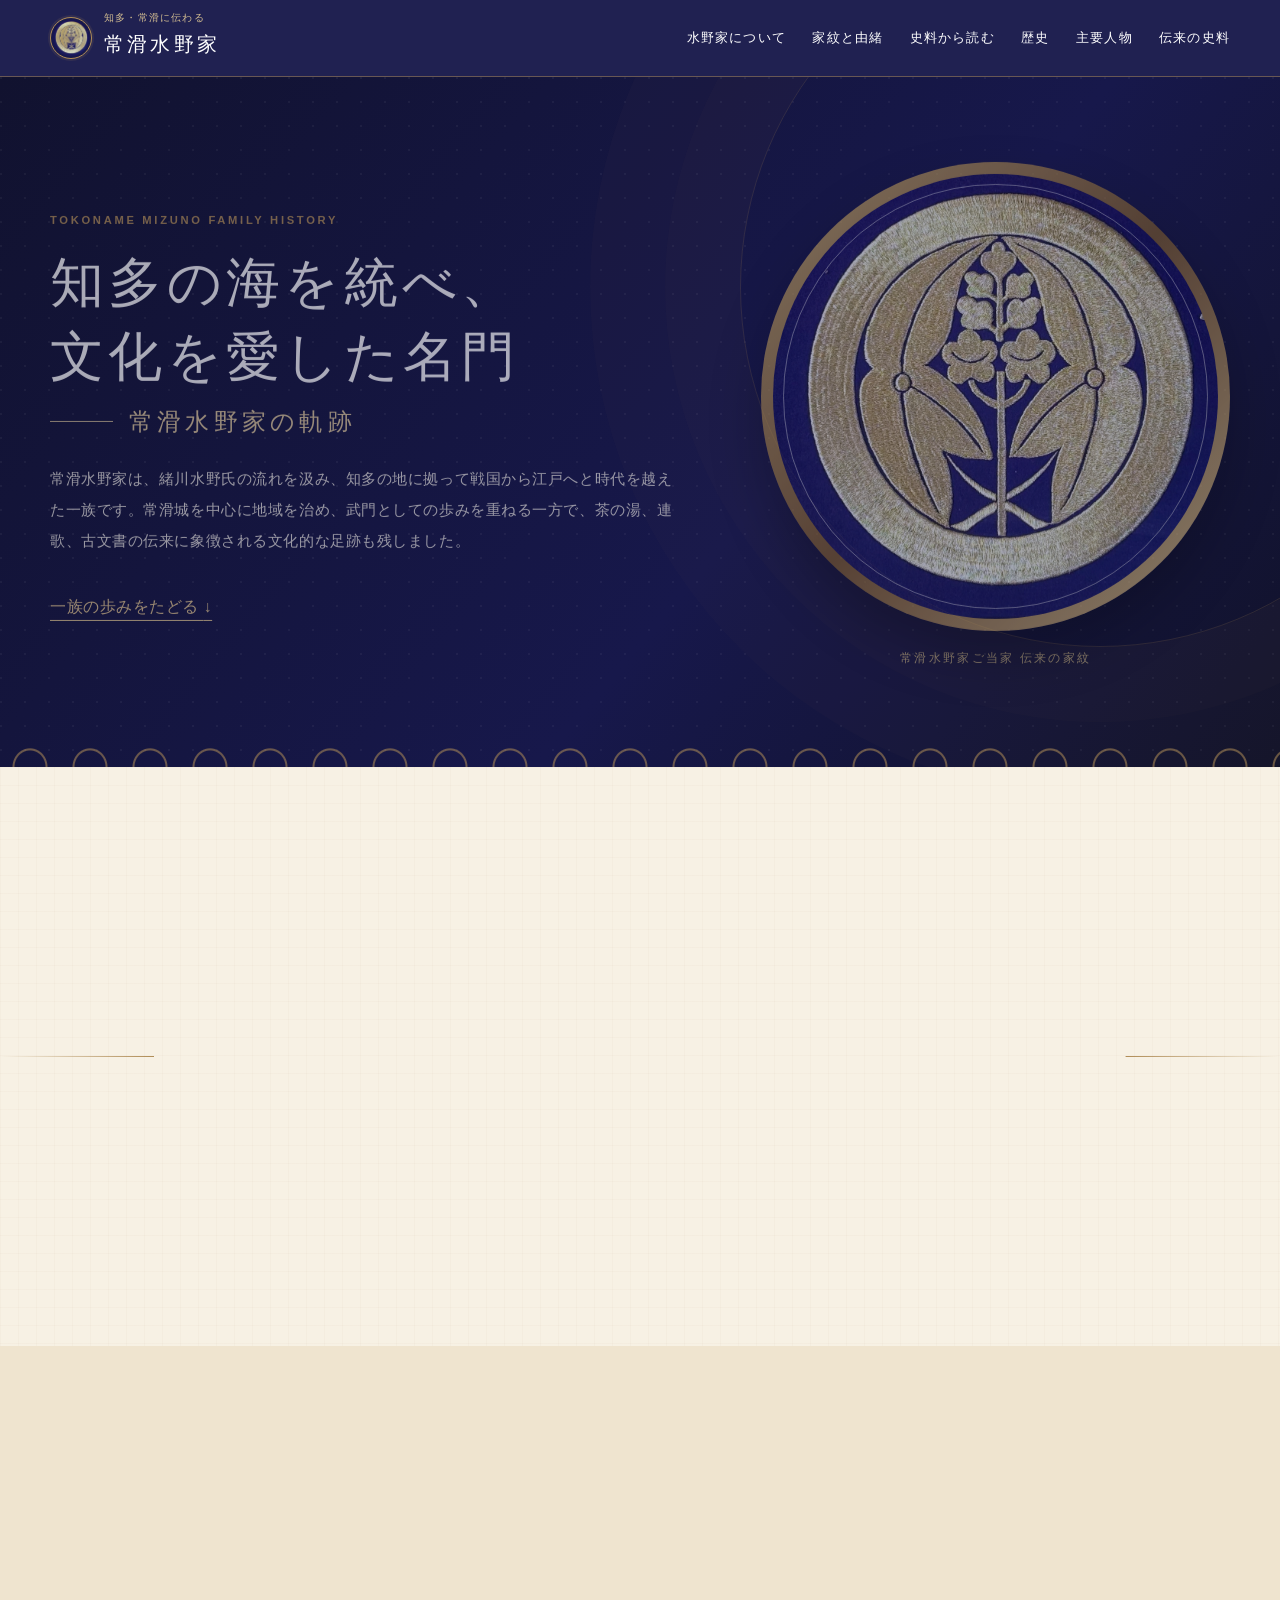
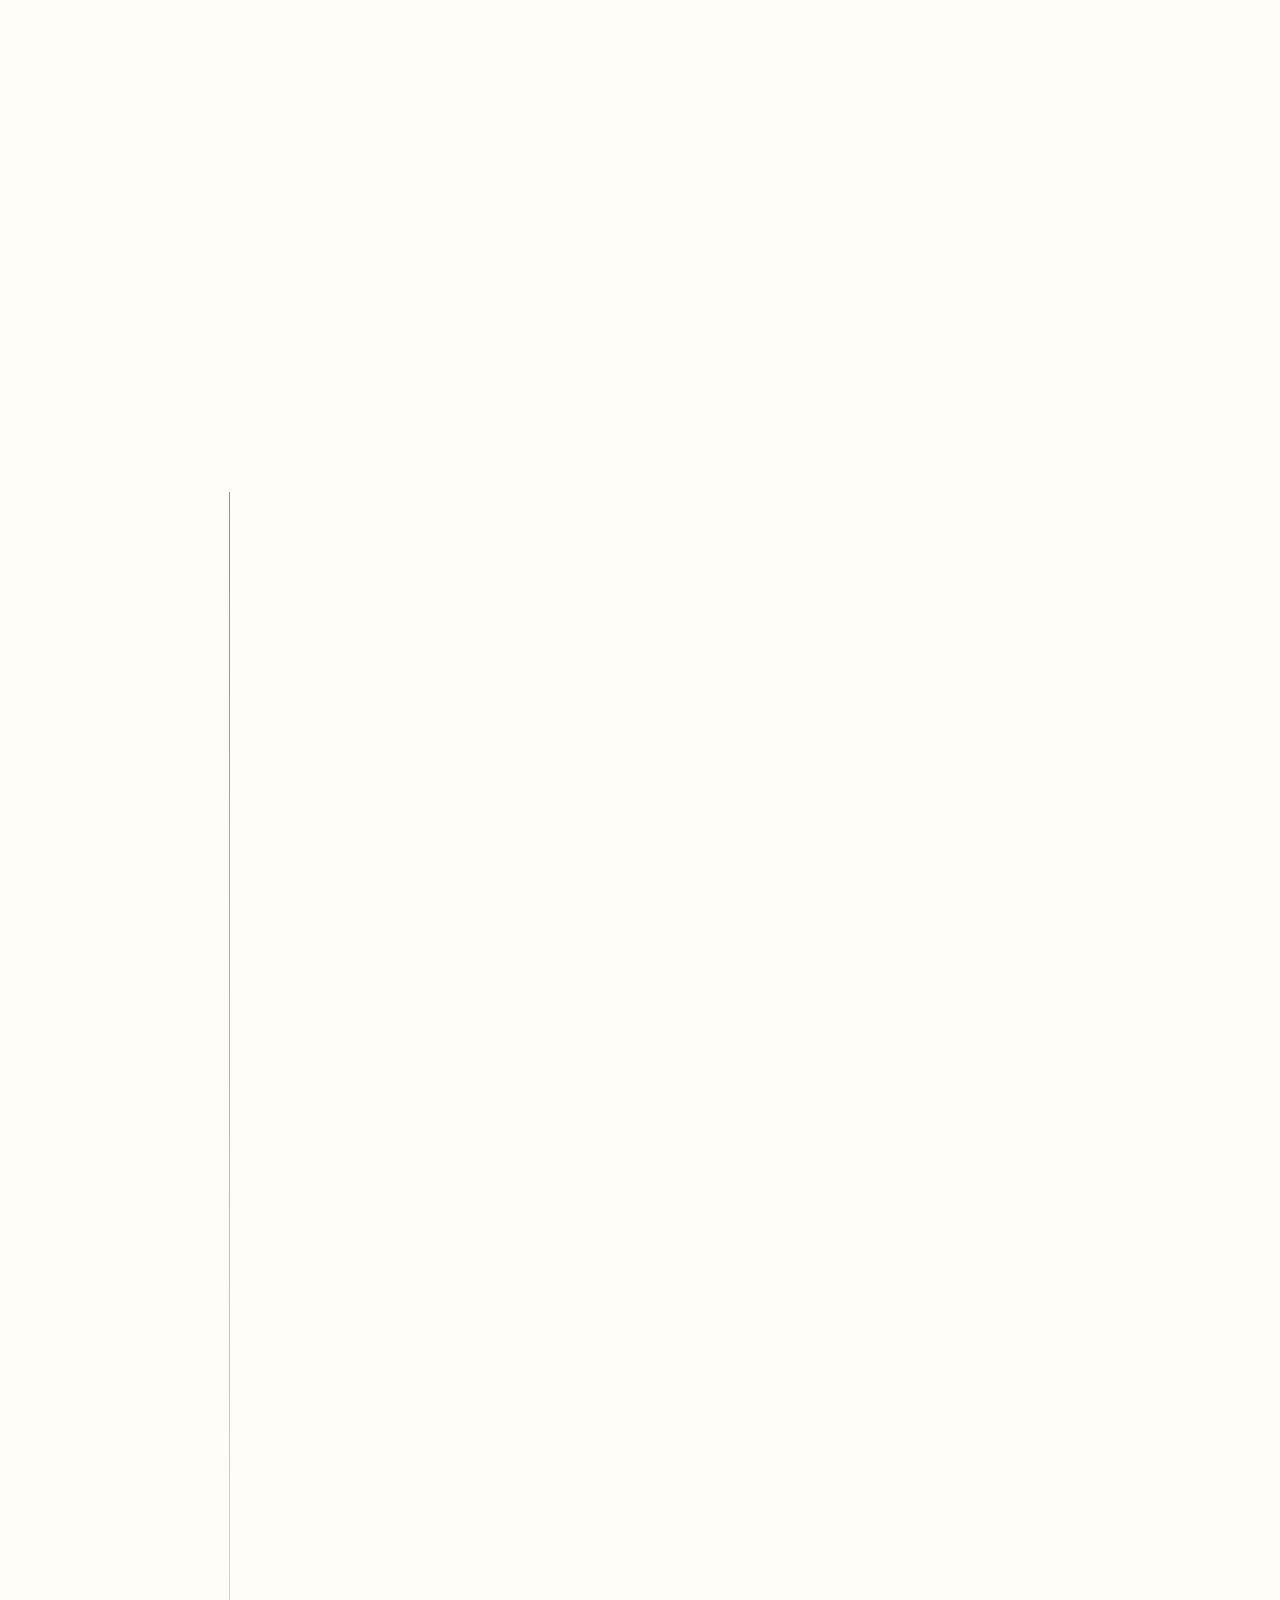
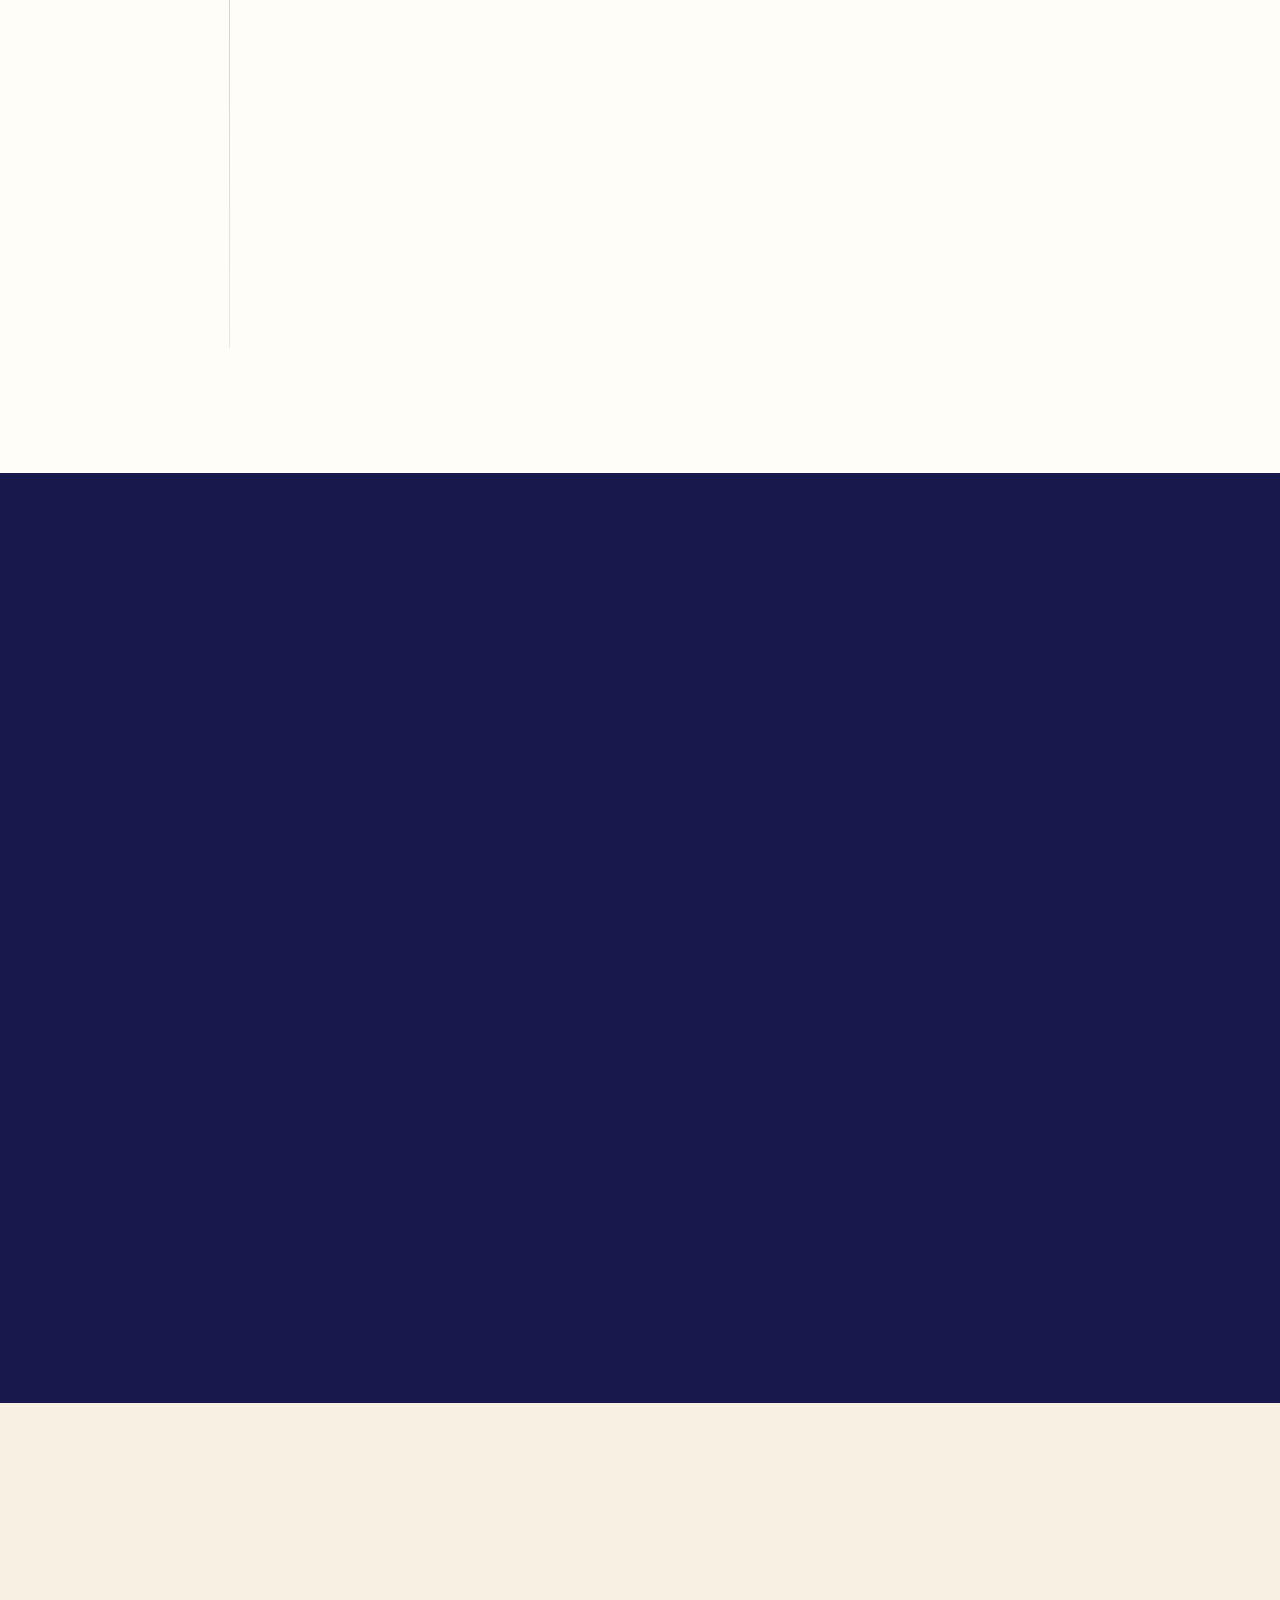
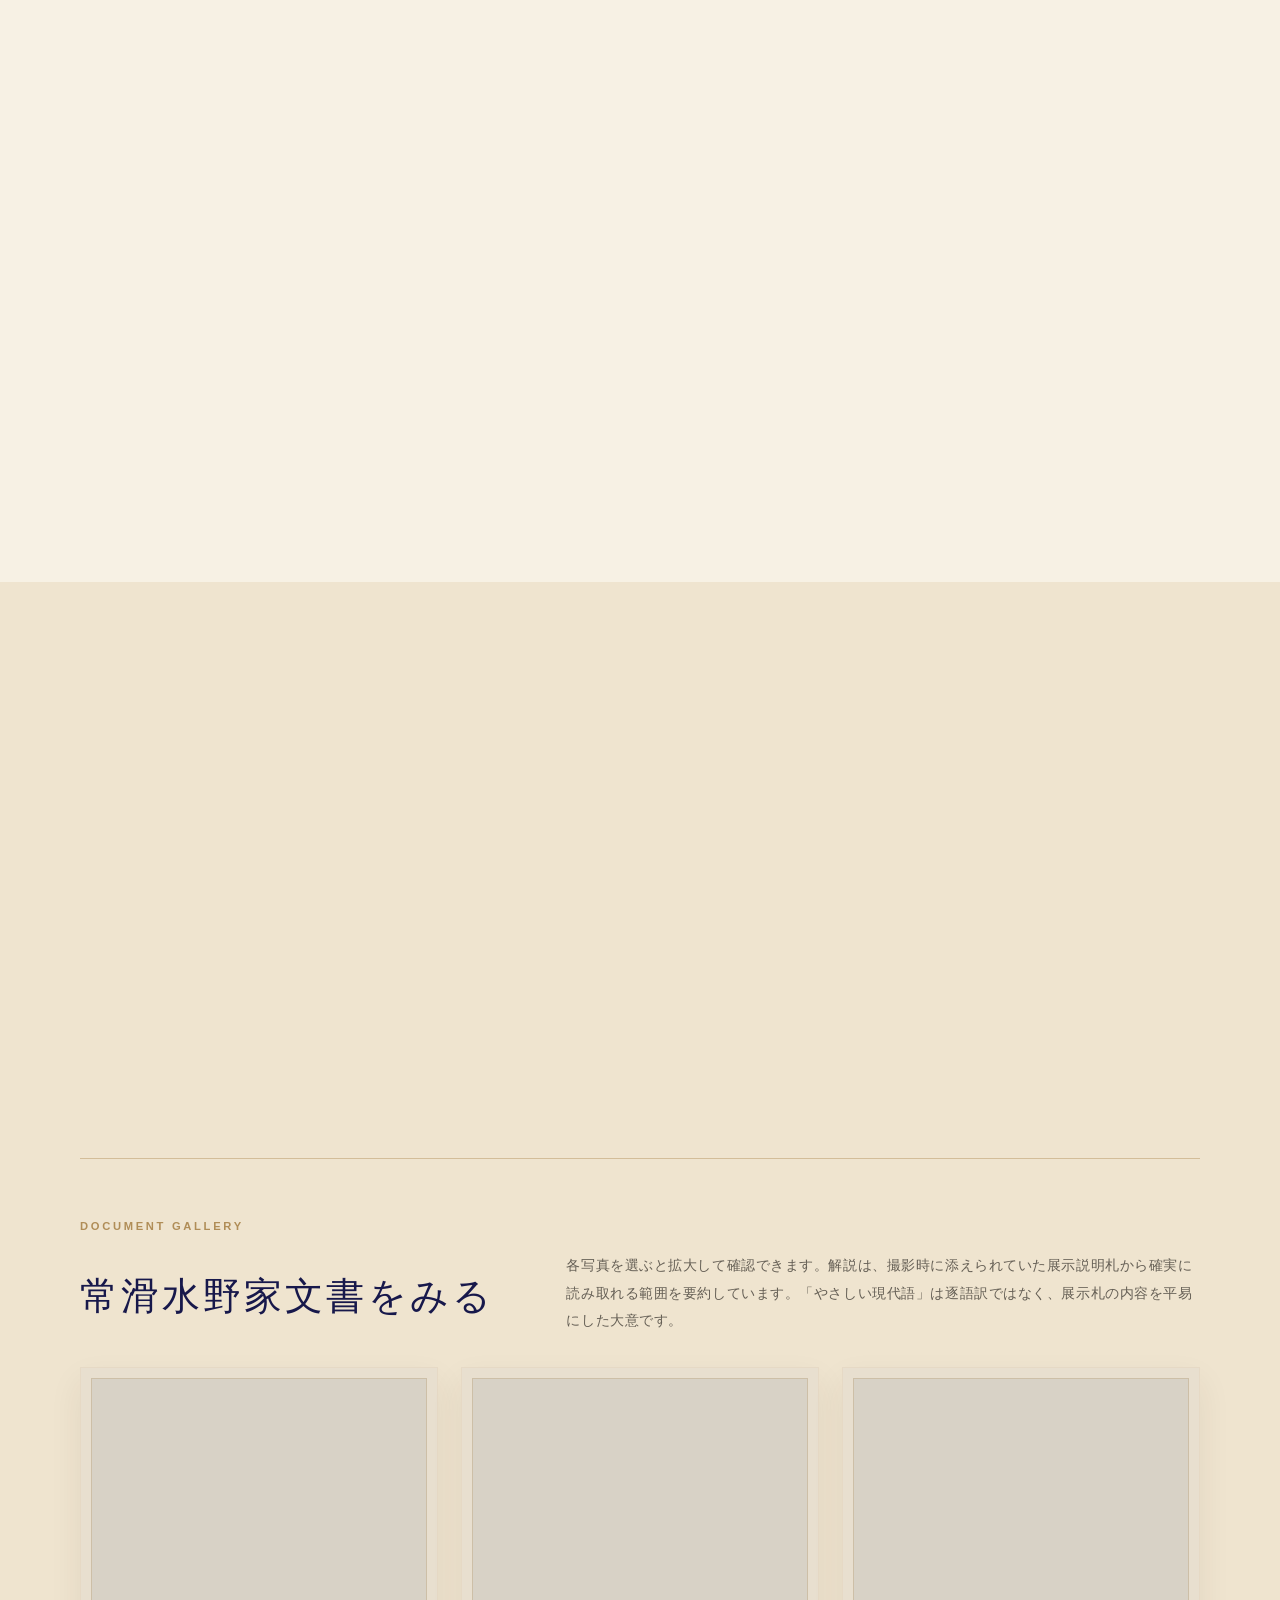
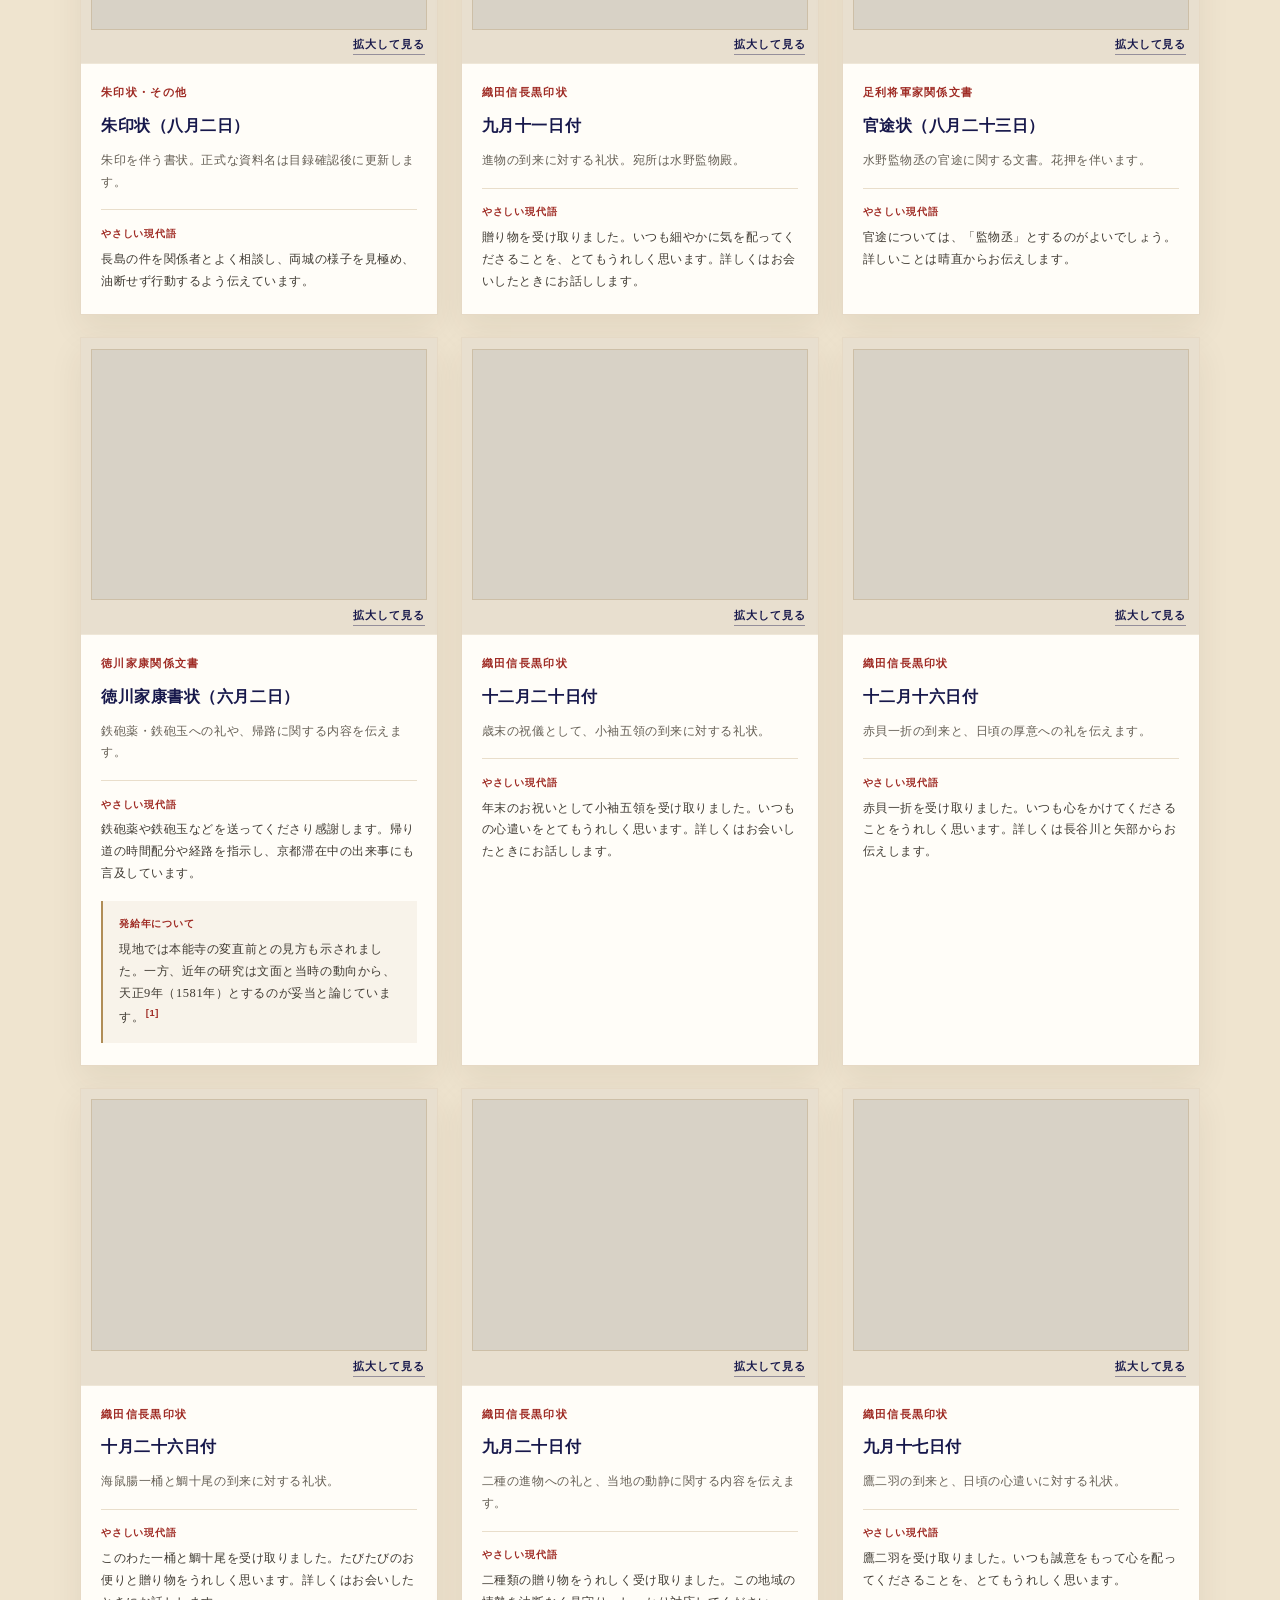
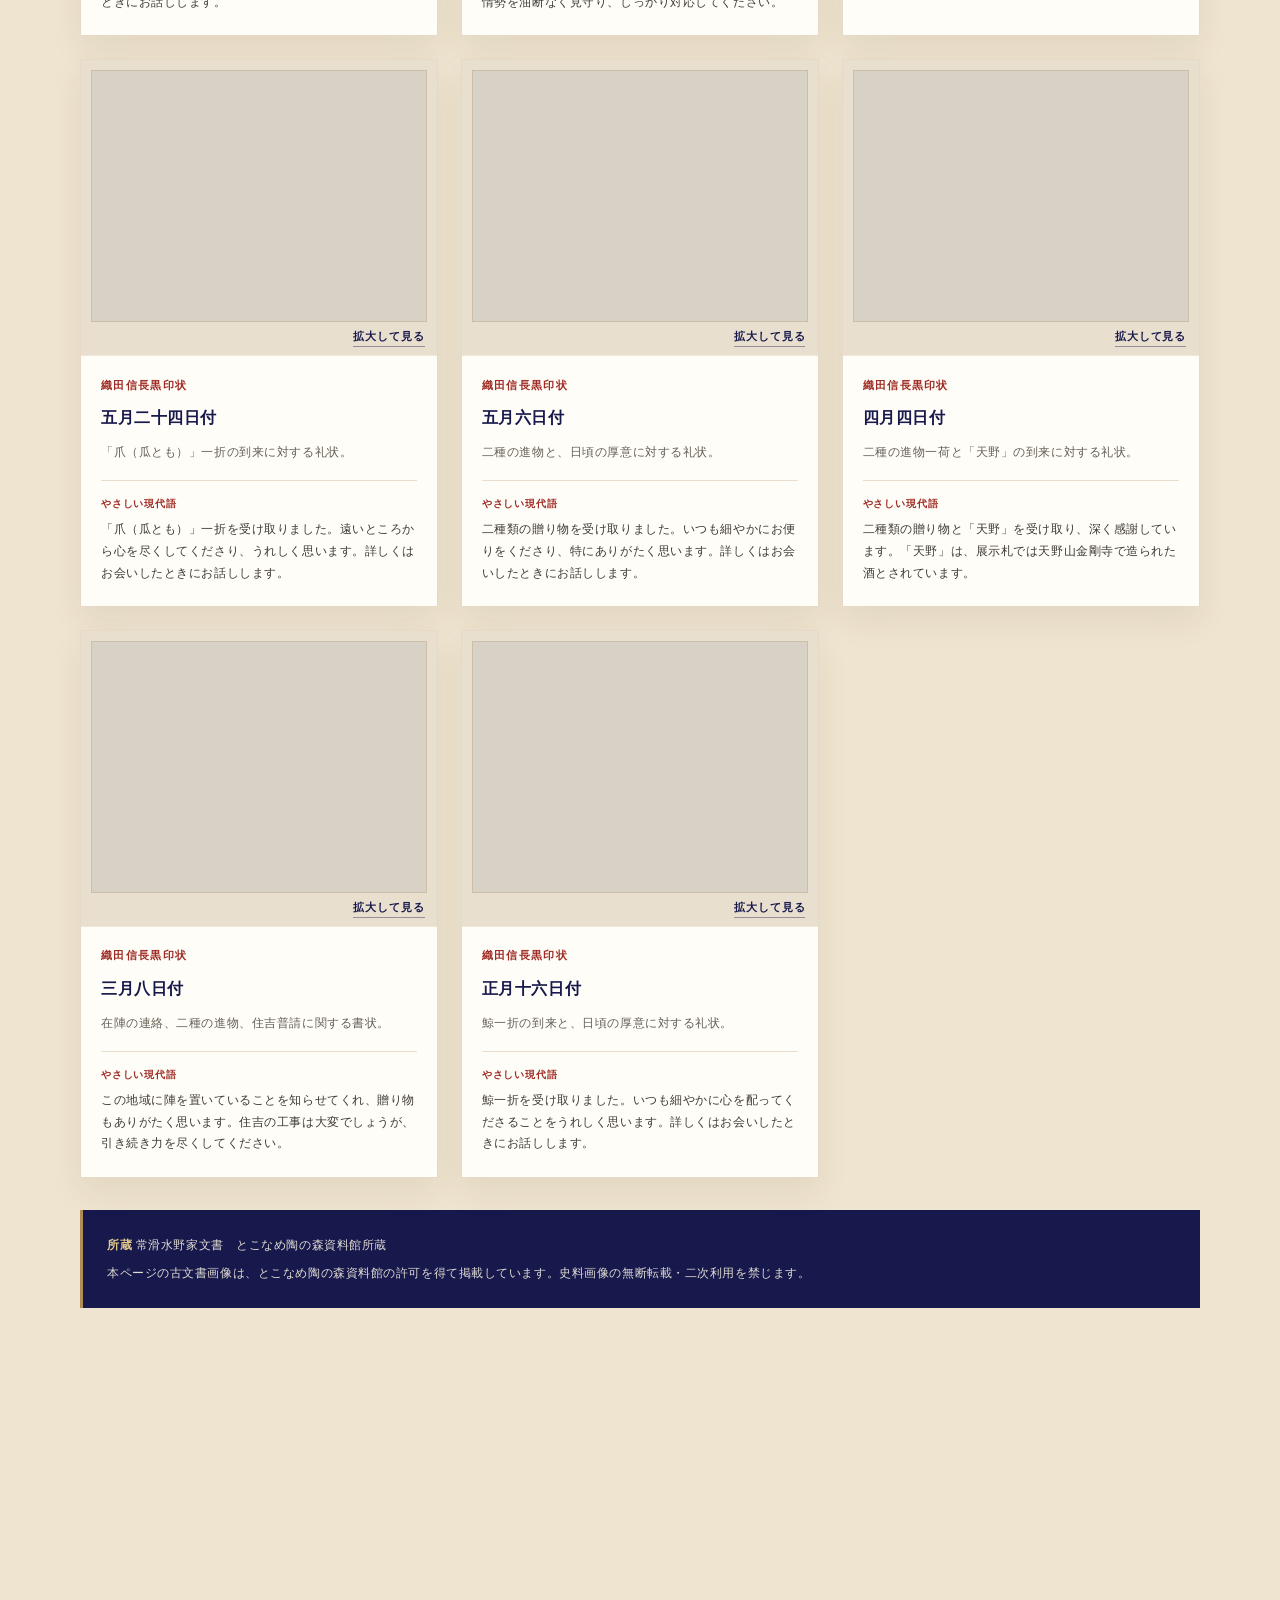
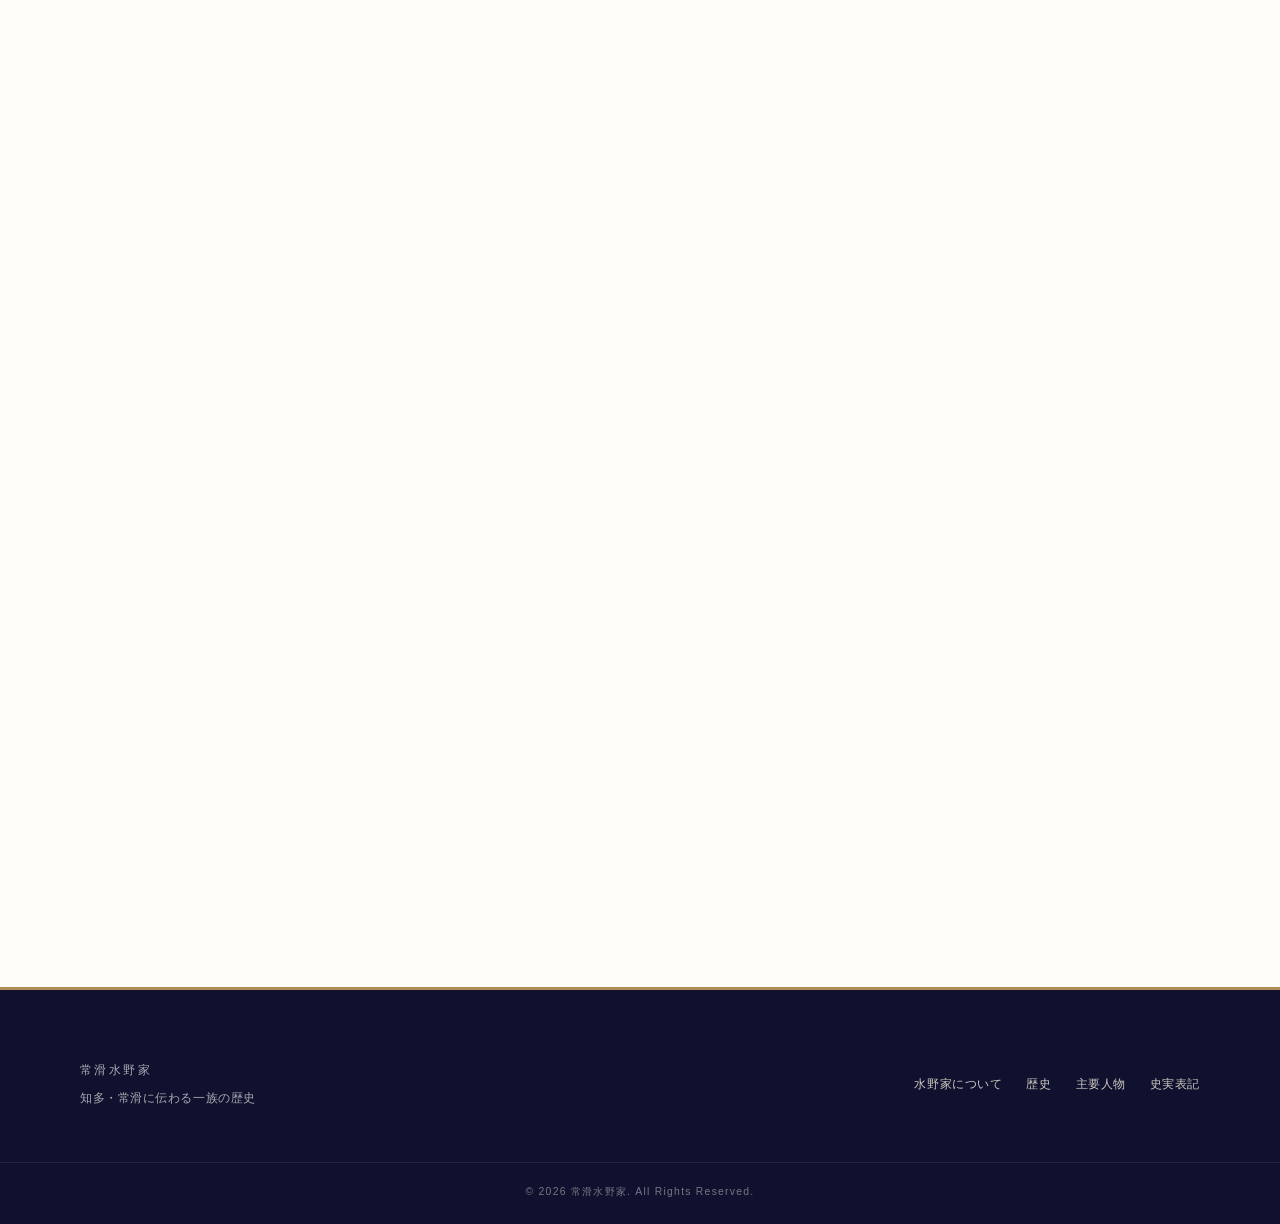
<file: index.html>
<!doctype html>
<html lang="ja">
<head>
  <meta charset="utf-8">
  <meta name="viewport" content="width=device-width, initial-scale=1">
  <!-- 静的サイトで不要な通信・埋め込み・フォーム送信をブラウザ側でも遮断する。 -->
  <meta http-equiv="Content-Security-Policy" content="default-src 'self'; base-uri 'none'; object-src 'none'; form-action 'none'; img-src 'self' data:; style-src 'self'; script-src 'self' 'sha256-O03cbELi19CfRnhezqfH5pi4mgpSdCLk+qT1bfU5gbQ='; connect-src 'none'; font-src 'self'; media-src 'none'; worker-src 'none'; upgrade-insecure-requests">
  <meta name="referrer" content="strict-origin-when-cross-origin">
  <meta name="description" content="常滑水野家の由緒、水野守隆・水野守信の歩み、常滑城、常滑水野家文書など、知多・常滑に伝わる一族の歴史を紹介します。">
  <meta name="robots" content="index, follow">
  <meta name="theme-color" content="#17184b">
  <title>常滑水野家｜知多・常滑に伝わる一族の歴史</title>
  <link rel="canonical" href="https://mm-o31.github.io/tokoname-mizuno-history-preview/">
  <link rel="icon" href="images/mizuno-crest.jpg">
  <meta property="og:locale" content="ja_JP">
  <meta property="og:type" content="website">
  <meta property="og:site_name" content="常滑水野家">
  <meta property="og:title" content="常滑水野家｜知多・常滑に伝わる一族の歴史">
  <meta property="og:description" content="常滑城を拠点とした水野家の歩みと、織田信長・徳川家康関係の伝来文書を、史料と共に紹介します。">
  <meta property="og:url" content="https://mm-o31.github.io/tokoname-mizuno-history-preview/">
  <meta property="og:image" content="https://mm-o31.github.io/tokoname-mizuno-history-preview/images/mizuno-crest.jpg">
  <meta property="og:image:alt" content="常滑水野家に伝わる家紋">
  <meta name="twitter:card" content="summary">
  <meta name="twitter:title" content="常滑水野家｜知多・常滑に伝わる一族の歴史">
  <meta name="twitter:description" content="常滑城を拠点とした水野家の歩みと、伝来文書を史料と共に紹介します。">
  <meta name="twitter:image" content="https://mm-o31.github.io/tokoname-mizuno-history-preview/images/mizuno-crest.jpg">
  <link rel="stylesheet" href="styles.css">
  <script src="script.js" defer></script>
  <script type="application/ld+json">
    {
      "@context": "https://schema.org",
      "@type": "WebSite",
      "name": "常滑水野家",
      "alternateName": "常滑水野家の軌跡",
      "url": "https://mm-o31.github.io/tokoname-mizuno-history-preview/",
      "description": "常滑水野家の由緒、主要人物、常滑城、伝来文書を紹介する歴史サイト。",
      "inLanguage": "ja"
    }
  </script>
</head>
<body>
  <a class="skip-link" href="#main">本文へ移動</a>
  <header class="site-header" id="top">
    <div class="header-inner">
      <a class="brand" href="#top" aria-label="常滑水野家 トップへ">
        <span class="brand-mark" aria-hidden="true"><img src="images/mizuno-crest.jpg" alt=""></span>
        <span><small>知多・常滑に伝わる</small>常滑水野家</span>
      </a>
      <button class="menu-button" type="button" aria-expanded="false" aria-controls="site-nav">
        <span></span><span></span><span></span><span class="sr-only">メニューを開く</span>
      </button>
      <nav id="site-nav" class="site-nav" aria-label="主要メニュー">
        <a href="#about">水野家について</a>
        <a href="#crest">家紋と由緒</a>
        <a href="#research">史料から読む</a>
        <a href="#history">歴史</a>
        <a href="#people">主要人物</a>
        <a href="#documents">伝来の史料</a>
      </nav>
    </div>
  </header>

  <main id="main">
    <section class="hero" aria-labelledby="hero-title">
      <div class="hero-pattern" aria-hidden="true"></div>
      <div class="hero-inner">
        <div class="hero-copy fade-in">
          <p class="eyebrow">TOKONAME MIZUNO FAMILY HISTORY</p>
          <h1 id="hero-title">知多の海を統べ、<br>文化を愛した名門<span>常滑水野家の軌跡</span></h1>
          <p>常滑水野家は、緒川水野氏の流れを汲み、知多の地に拠って戦国から江戸へと時代を越えた一族です。常滑城を中心に地域を治め、武門としての歩みを重ねる一方で、茶の湯、連歌、古文書の伝来に象徴される文化的な足跡も残しました。</p>
          <a class="text-link" href="#about">一族の歩みをたどる <span aria-hidden="true">↓</span></a>
        </div>
        <figure class="crest-stage fade-in">
          <div class="crest-frame"><img src="images/mizuno-crest.jpg" alt="常滑水野家に伝わる金糸の家紋"></div>
          <figcaption>常滑水野家ご当家 伝来の家紋</figcaption>
        </figure>
      </div>
      <div class="wave-line" aria-hidden="true"></div>
    </section>

    <section id="about" class="section intro-section">
      <div class="section-inner narrow fade-in">
        <p class="section-kicker">ABOUT</p>
        <h2>常滑水野家について</h2>
        <div class="ornament" aria-hidden="true"><span></span>◆<span></span></div>
        <p class="lead">知多の海に開かれた常滑の地。その歴史の中で、常滑水野家は武と文化の双方に足跡を残してきました。</p>
        <p>緒川水野氏の流れを汲むと伝えられる一族は、常滑城を拠点として戦国の動乱を歩み、やがて江戸の世へと家名をつなぎました。本サイトでは、伝来の由緒と確認可能な史料を尊重し、その歩みを静かにたどります。</p>
      </div>
    </section>

    <section id="crest" class="section crest-section">
      <div class="section-inner">
        <div class="split-layout">
          <figure class="crest-detail fade-in">
            <img src="images/mizuno-crest.jpg" alt="丸に立ち沢瀉とみられる、濃紺の地に金糸で表された常滑水野家伝来の家紋">
          </figure>
          <div class="fade-in">
            <p class="section-kicker">CREST &amp; ORIGIN</p>
            <h2>家紋と由緒</h2>
            <div class="title-rule" aria-hidden="true"></div>
            <p class="lead">家の記憶を、ひとつの紋に。</p>
            <p>ご当家伝来の品に表された紋は、円の内側に沢瀉を立てた構成から、<strong>「丸に立ち沢瀉（まるにたちおもだか）」</strong>とみられます。常滑水野家の菩提寺・永明院も、水野家と同院の家紋を同じ「丸に立ち沢瀉」と記しています。<a class="cite" href="#ref-6">[6]</a></p>
            <p class="crest-identification"><span>文献・類例との照合による有力な比定</span><strong>丸に立ち沢瀉</strong><small>まるにたちおもだか</small></p>
            <p>金糸で表された紋様は、一族が守り伝えてきた誇りと記憶を象徴するものです。本サイトでは、この家紋を常滑水野家の歴史を示す象徴として掲げます。</p>
            <p class="provenance"><strong>伝来・撮影</strong> 常滑水野家ご当家所蔵の品を、ご当家がスマートフォンで撮影・提供した画像です。</p>
            <p class="note">※ 紋名の比定は写真、永明院の寺伝、家紋類例を照合したものです。伝来品の制作年代は、現物調査を行っていないため判定していません。</p>
          </div>
        </div>
        <div class="crest-research fade-in">
          <div class="crest-research-heading"><p class="section-kicker">READING THE CREST</p><h3>紋様を読み解く</h3></div>
          <div class="crest-facts">
            <article><span>意匠</span><h4>水辺の植物「沢瀉」</h4><p>沢瀉紋は、水辺に生えるオモダカを図案化したものです。伝来品では、矢尻を思わせる三枚の葉、花の房、茎が金糸で表されています。<a class="cite" href="#ref-7">[7]</a></p></article>
            <article><span>名称</span><h4>「丸に」「立ち沢瀉」</h4><p>外周の円が「丸に」、中央で茎葉を立てた構成が「立ち沢瀉」に当たります。写真の図案は、公開されている同名紋の基本構成と一致します。</p></article>
            <article><span>水野氏</span><h4>沢瀉紋を代表する一族</h4><p>家紋研究では、水野氏は沢瀉紋を用いた代表的な氏族として挙げられます。知多郡緒川周辺に沢瀉が繁茂していたことに由来するとの伝承も紹介されています。<a class="cite" href="#ref-8">[8]</a></p></article>
            <article><span>区別</span><h4>「水野沢瀉」とは別の図案</h4><p>狭い意味で「水野沢瀉」または「波沢瀉」と呼ばれる紋は、沢瀉の下に波を配します。ご当家伝来品は波ではなく円で囲むため、「丸に立ち沢瀉」と考えるのが自然です。</p></article>
          </div>
          <p class="crest-caution"><strong>大切な注意点</strong> 家紋は分家・時代・用途によって形が変わることがあります。同じ紋の使用だけで系譜関係を証明することはできません。今後、家譜、墓石、印章、調度品などに残る紋と照合することで、常滑水野家における使用時期をさらに確かめられます。</p>
        </div>
      </div>
    </section>

    <section id="research" class="section research-section">
      <div class="section-inner">
        <div class="section-heading fade-in">
          <p class="section-kicker">NEW RESEARCH</p>
          <h2>史料から見える常滑水野氏</h2>
          <p>近年の研究は、同時代史料を照合し、常滑水野氏の姿をより具体的に描き出しています。</p>
        </div>
        <div class="research-layout">
          <div class="research-points">
            <article class="research-point fade-in">
              <span>01</span><div><h3>歴代当主の復元案</h3><p>丸島和洋氏の2024年論文は、初代一覚斎、2代守尚、3代紀三郎、4代守隆という歴代像を提示しています。守隆を「4代」とする点は近年の研究による復元案であり、今後も検討が必要です。<a class="cite" href="#ref-1" aria-label="出典1">[1]</a></p></div>
            </article>
            <article class="research-point fade-in">
              <span>02</span><div><h3>足利将軍家の直臣として</h3><p>足利義輝・義秋（のちの義昭）の文書から、常滑水野氏が将軍直臣として扱われた姿が読み取れます。永禄4年（1561）と推定される義輝の御内書は、水野山城守に武田信虎の駿河下向を助けるよう求めたものです。<a class="cite" href="#ref-1" aria-label="出典1">[1]</a></p></div>
            </article>
            <article class="research-point fade-in">
              <span>03</span><div><h3>海路を支えた常滑</h3><p>常滑は、京都・伊勢方面と駿河を結ぶ海上交通の要所でした。公家や連歌師が往来した記録もあり、常滑水野氏は武力だけでなく、旅人を迎え送り出す地域権力としての役割も担ったと考えられます。<a class="cite" href="#ref-1" aria-label="出典1">[1]</a></p></div>
            </article>
          </div>
          <figure class="route-figure fade-in">
            <img src="images/chita-route.svg" alt="京都・伊勢、常滑、駿河を結ぶ海上交通の概念図">
            <figcaption>常滑を介した交流と海上交通の概念図。位置・経路は模式的に示しています。<a class="cite" href="#ref-1">[1]</a></figcaption>
          </figure>
        </div>
        <aside class="research-note fade-in"><strong>研究上の注意</strong><p>系譜、文書の発給年、人物比定には研究者による推定を含みます。本サイトでは、伝承と同時代史料に基づく研究成果を区別して表記します。</p></aside>
      </div>
    </section>

    <section id="history" class="section history-section">
      <div class="section-inner">
        <div class="section-heading fade-in">
          <p class="section-kicker">HISTORY</p>
          <h2>常滑水野家の歴史</h2>
          <p>戦国の始まりから江戸の再興へ。時代の波を越えた一族の歩みです。</p>
        </div>
        <figure class="castle-site-feature fade-in">
          <div class="castle-site-photo"><img src="images/tokoname-castle-site.jpg" alt="高台に立つ常滑城跡の石碑と、その背後に広がる常滑の町並み"></div>
          <figcaption>
            <p class="photo-label">TOKONAME CASTLE SITE</p>
            <h3>常滑城跡</h3>
            <p>現在、城跡には「常滑城跡」と刻まれた石碑が立ちます。高台から常滑の町並みと海を望むこの景観は、常滑水野氏が海に開かれた地を拠点としたことを今に伝えます。</p>
            <small>撮影・提供：常滑水野家ご当家</small>
          </figcaption>
        </figure>
        <div class="timeline">
          <article class="timeline-item fade-in"><div class="timeline-index">壱</div><div><p class="era">大永2年（1522）</p><h3>同時代史料に現れる紀三郎</h3><p>常滑水野氏の明確な初見として、連歌師・宗長の『宗長手記』に水野紀三郎が現れます。近年の研究では、この人物を初代一覚斎とみる復元案が示されています。緒川水野氏との具体的な系譜関係には、なお検討の余地があります。<a class="cite" href="#ref-1">[1]</a></p></div></article>
          <article class="timeline-item fade-in"><div class="timeline-index">弐</div><div><p class="era">天文～永禄期</p><h3>将軍家と海上交通</h3><p>2代守尚とみられる水野山城守は、公家・山科言継の帰洛を助けた記録があります。また、足利義輝の御内書は武田信虎の駿河下向に際して道中の世話を求めており、将軍家との関係と常滑の交通上の役割を示します。<a class="cite" href="#ref-1">[1]</a></p></div></article>
          <article class="timeline-item fade-in"><div class="timeline-index">参</div><div><p class="era">元亀～天正期</p><h3>守隆、信長の軍勢へ</h3><p>守隆は元亀元年（1570）の野田・福島の戦いに参陣し、天正2年（1574）の長島攻めでは水軍として活動しました。天正4年には天王寺砦の守備、翌年には住吉砦の普請に携わったことが、信長の黒印状などから確認できます。<a class="cite" href="#ref-1">[1]</a><a class="cite" href="#ref-2">[2]</a></p><p>天正8年（1580）には安土城の堀普請に従事し、安土城下に屋敷を与えられたとされます。その後は織田信忠のもとで遠江横須賀城の在番や武田氏攻めに参加しました。<a class="cite" href="#ref-1">[1]</a></p></div></article>
          <article class="timeline-item fade-in"><div class="timeline-index">肆</div><div><p class="era">天正10年（1582）以後</p><h3>改易後も続いた文化活動</h3><p>『当代記』は、本能寺の変後に守隆が明智光秀に従い、安土へ赴いたと記します。一方、近年の研究は、積極的な加担ではなく、混乱の中で光秀に服属せざるを得なかった可能性を指摘しています。断定はできません。<a class="cite" href="#ref-1">[1]</a></p><p>改易後の守隆は出家し、同年8月には早くも茶会への出席が確認されます。茶会記には天正18年頃まで活動が見え、その後、京都・嵯峨に隠棲したと考えられています。<a class="cite" href="#ref-1">[1]</a></p></div></article>
          <article class="timeline-item fade-in"><div class="timeline-index">伍</div><div><p class="era">慶長5年（1600）以後</p><h3>守信による家名再興</h3><p>守隆の子・水野守信は会津上杉攻めに従軍し、3,500石の旗本として家名を再興、のちに加増を受け5,000石となったと『寛政重修諸家譜』に記されます。書院番・使番を経て複数の奉行職を務め、幕府行政を担う立場へ進みました。<a class="cite" href="#ref-1">[1]</a><a class="cite" href="#ref-3">[3]</a></p></div></article>
        </div>
      </div>
    </section>

    <section id="people" class="section people-section">
      <div class="section-inner">
        <div class="section-heading fade-in"><p class="section-kicker">NOTABLE FIGURES</p><h2>主要人物伝</h2></div>
        <div class="people-grid">
          <article class="person-card fade-in"><p class="person-role">文化人武将</p><h3>水野 守隆</h3><p class="name-en">MORITAKA MIZUNO</p><div class="card-rule"></div><p>守隆の実名は、天正2年（1574）5月8日に興行された「水野監物丞守隆興行山何百韻」によって確認できます。この連歌会では里村紹巴らと百韻を興行し、守隆自身も8句を詠みました。<a class="cite" href="#ref-1">[1]</a></p><p>『天王寺屋会記』には津田宗及らとの茶会交流が重ねて記されます。『利休百会記』にも名が見え、改易後まで文化人として活動を続けた姿が確認できます。<a class="cite" href="#ref-1">[1]</a></p></article>
          <article class="person-card fade-in"><p class="person-role">旗本・幕府行政官</p><h3>水野 守信</h3><p class="name-en">MORINOBU MIZUNO</p><div class="card-rule"></div><p>守信は守隆の子として、戦国期に失われた家名を徳川の世に再興しました。『寛政重修諸家譜』には、会津征伐への従軍、書院番・使番、長崎・大坂・堺の奉行を経て惣目付を務めた経歴が記されています。<a class="cite" href="#ref-3">[3]</a></p><p>後世に編纂された家譜の記述である点に留意しつつも、一族が武家として再び幕府中枢へ歩んだことを伝える重要な記録です。</p></article>
        </div>
      </div>
    </section>

    <section id="episodes" class="section episodes-section">
      <div class="section-inner">
        <div class="section-heading fade-in"><p class="section-kicker">EPISODES</p><h2>歴史的エピソード</h2></div>
        <div class="episode-grid">
          <article class="episode-card fade-in"><span class="episode-number">01</span><h3>茶会記に残る交流</h3><p>守隆は津田宗及の茶会にたびたび参加し、自らも宗及や佐久間一族を招きました。天正18年頃とみられる『利休百会記』の記事が、確認できる文化活動の終見とされます。千利休との関係の詳細は、今後も慎重な検討が必要です。<a class="cite" href="#ref-1">[1]</a></p></article>
          <article class="episode-card fade-in"><span class="episode-number">02</span><h3>明智光秀への服属</h3><p>守隆が光秀に従ったことは『当代記』に記されますが、その背景や両者の関係の詳細は分かっていません。近年の研究は、信忠のもとへ参じられない混乱の中での選択だった可能性を示しています。<a class="cite" href="#ref-1">[1]</a></p></article>
          <article class="episode-card fade-in"><span class="episode-number">03</span><h3>嵯峨での誇り</h3><p>没落と隠棲の時代にあっても、常滑水野家は伝来の文書を守り続けたと伝えられます。織田信長、足利将軍家、徳川家康らとの関わりを示す史料は、一族の歩みを後世へ伝えるための証であり、守り抜いた誇りそのものです。</p></article>
        </div>
      </div>
    </section>

    <section id="documents" class="section documents-section">
      <div class="section-inner">
        <div class="documents-intro fade-in"><div><p class="section-kicker">ARCHIVES</p><h2>伝来の史料</h2></div><p>東京大学史料編纂所の2011年調査では、とこなめ陶の森資料館保管の文書として、巻子に仕立てられた織田信長黒印状10通と徳川家康書状1通、別に伝わる信長黒印状1通、足利義輝官途状、家譜・系図類などが確認されています。<a class="cite" href="#ref-2">[2]</a></p></div>
        <div class="document-grid">
          <article class="document-card fade-in"><span aria-hidden="true">文</span><h3>織田信長黒印状</h3><p>現存が確認された計11通。軍事行動や進物への礼などを伝えます。</p></article>
          <article class="document-card fade-in"><span aria-hidden="true">書</span><h3>足利義輝官途状</h3><p>水野監物丞の官途に関わり、将軍家との関係を示します。</p></article>
          <article class="document-card fade-in"><span aria-hidden="true">状</span><h3>徳川家康書状</h3><p>守隆宛の書状。発給年は天正9年とする研究があります。</p></article>
          <article class="document-card fade-in"><span aria-hidden="true">史</span><h3>家譜・系図類</h3><p>後世に編まれた系譜や法名の記録を含む一族の伝来資料です。</p></article>
        </div>
        <section class="archive-gallery" aria-labelledby="archive-gallery-title">
          <div class="archive-gallery-heading">
            <div><p class="section-kicker">DOCUMENT GALLERY</p><h3 id="archive-gallery-title">常滑水野家文書をみる</h3></div>
            <p>各写真を選ぶと拡大して確認できます。解説は、撮影時に添えられていた展示説明札から確実に読み取れる範囲を要約しています。「やさしい現代語」は逐語訳ではなく、展示札の内容を平易にした大意です。</p>
          </div>
          <div class="archive-gallery-grid">
            <figure class="archive-gallery-item">
              <button class="archive-gallery-button" type="button" data-title="朱印状（八月二日）" data-description="朱印を伴う八月二日付の書状。差出人などの詳細は、資料館の正式目録との照合後に追記します。" data-modern="先に知らせた「長島の件」について関係者とよく相談し、両城の様子を見極めて、油断せずに行動するよう伝えています。※展示札から読み取れる大意です。" aria-label="朱印状（八月二日）を拡大表示"><img src="images/archive-01-shuinjo.jpg" alt="朱印と展示説明札が添えられた八月二日付の書状" width="1280" height="960" loading="lazy" decoding="async"><span>拡大して見る</span></button>
              <figcaption><span>朱印状・その他</span><strong>朱印状（八月二日）</strong><p>朱印を伴う書状。正式な資料名は目録確認後に更新します。</p><p class="archive-modern"><span>やさしい現代語</span>長島の件を関係者とよく相談し、両城の様子を見極め、油断せず行動するよう伝えています。</p></figcaption>
            </figure>
            <figure class="archive-gallery-item">
              <button class="archive-gallery-button" type="button" data-title="織田信長黒印状（九月十一日）" data-description="水野監物殿宛。展示説明札には、進物の到来を喜び、親切への謝意を伝える内容が示されています。" data-modern="送っていただいた品を受け取りました。いつも細やかに気を配ってくださることを、ことのほかうれしく思います。詳しいことは、お会いしたときにお話しします。" aria-label="織田信長黒印状（九月十一日）を拡大表示"><img src="images/archive-02-nobunaga-0911.jpg" alt="信長の黒印と展示説明札が添えられた九月十一日付の書状" width="1280" height="960" loading="lazy" decoding="async"><span>拡大して見る</span></button>
              <figcaption><span>織田信長黒印状</span><strong>九月十一日付</strong><p>進物の到来に対する礼状。宛所は水野監物殿。</p><p class="archive-modern"><span>やさしい現代語</span>贈り物を受け取りました。いつも細やかに気を配ってくださることを、とてもうれしく思います。詳しくはお会いしたときにお話しします。</p></figcaption>
            </figure>
            <figure class="archive-gallery-item">
              <button class="archive-gallery-button" type="button" data-title="官途状（八月二十三日）" data-description="水野監物丞の官途に関する文書。花押を伴い、展示説明札には八月二十三日付と記されています。" data-modern="官途については、「監物丞」とするのがよいでしょう。詳しいことは晴直からお伝えします。" aria-label="官途状（八月二十三日）を拡大表示"><img src="images/archive-03-kantojo-0823.jpg" alt="花押と展示説明札が添えられた水野監物丞の官途に関する書状" width="1280" height="960" loading="lazy" decoding="async"><span>拡大して見る</span></button>
              <figcaption><span>足利将軍家関係文書</span><strong>官途状（八月二十三日）</strong><p>水野監物丞の官途に関する文書。花押を伴います。</p><p class="archive-modern"><span>やさしい現代語</span>官途については、「監物丞」とするのがよいでしょう。詳しいことは晴直からお伝えします。</p></figcaption>
            </figure>
            <figure class="archive-gallery-item">
              <button class="archive-gallery-button" type="button" data-title="徳川家康書状（六月二日）" data-description="展示写真には六月二日付の家康花押文書が写ります。鉄砲薬・鉄砲玉への礼や、帰路に関する内容が説明札に示されています。" data-modern="しばらく連絡していなかったところ、鉄砲薬や鉄砲玉などを送ってくださり感謝します。帰り道の時間配分や経路についても指示し、京都滞在中の出来事にも言及しています。" data-research="現地では、本能寺の変（天正10年・1582年）直前のやり取りではないかとの見方も示されました。一方、丸島和洋氏は2024年の論文で、文面と水野守隆・徳川家康の動向から天正10年説は難しく、天正9年（1581年）六月二日とみるのが妥当と論じています。発給年は本文に記されていないため、本サイトでは両説を併記します。" aria-label="徳川家康書状（六月二日）を拡大表示"><img src="images/archive-04-ieyasu-0602.jpg" alt="徳川家康の花押文書と展示説明札" width="1280" height="960" loading="lazy" decoding="async"><span>拡大して見る</span></button>
              <figcaption><span>徳川家康関係文書</span><strong>徳川家康書状（六月二日）</strong><p>鉄砲薬・鉄砲玉への礼や、帰路に関する内容を伝えます。</p><p class="archive-modern"><span>やさしい現代語</span>鉄砲薬や鉄砲玉などを送ってくださり感謝します。帰り道の時間配分や経路を指示し、京都滞在中の出来事にも言及しています。</p><p class="archive-research-note"><span>発給年について</span>現地では本能寺の変直前との見方も示されました。一方、近年の研究は文面と当時の動向から、天正9年（1581年）とするのが妥当と論じています。<a class="cite" href="#ref-1">[1]</a></p></figcaption>
            </figure>
            <figure class="archive-gallery-item">
              <button class="archive-gallery-button" type="button" data-title="織田信長黒印状（十二月二十日）" data-description="水野監物殿宛。歳末の祝儀として小袖五領が届いたことへの礼を伝える書状です。" data-modern="年末のお祝いとして小袖五領を受け取りました。いつものように気を配ってくださり、とてもうれしく思います。詳しくはお会いしたときにお話しします。" aria-label="織田信長黒印状（十二月二十日）を拡大表示"><img src="images/archive-05-nobunaga-1220.jpg" alt="信長の黒印と展示説明札が添えられた十二月二十日付の書状" width="1280" height="960" loading="lazy" decoding="async"><span>拡大して見る</span></button>
              <figcaption><span>織田信長黒印状</span><strong>十二月二十日付</strong><p>歳末の祝儀として、小袖五領の到来に対する礼状。</p><p class="archive-modern"><span>やさしい現代語</span>年末のお祝いとして小袖五領を受け取りました。いつもの心遣いをとてもうれしく思います。詳しくはお会いしたときにお話しします。</p></figcaption>
            </figure>
            <figure class="archive-gallery-item">
              <button class="archive-gallery-button" type="button" data-title="織田信長黒印状（十二月十六日）" data-description="水野監物殿宛。赤貝一折の到来と、日頃の厚意への喜びを伝える書状です。" data-modern="赤貝一折を受け取りました。いつも親しく心をかけてくださることをうれしく思います。詳しいことは長谷川と矢部からお伝えします。" aria-label="織田信長黒印状（十二月十六日）を拡大表示"><img src="images/archive-06-nobunaga-1216.jpg" alt="信長の黒印と展示説明札が添えられた十二月十六日付の書状" width="1280" height="960" loading="lazy" decoding="async"><span>拡大して見る</span></button>
              <figcaption><span>織田信長黒印状</span><strong>十二月十六日付</strong><p>赤貝一折の到来と、日頃の厚意への礼を伝えます。</p><p class="archive-modern"><span>やさしい現代語</span>赤貝一折を受け取りました。いつも心をかけてくださることをうれしく思います。詳しくは長谷川と矢部からお伝えします。</p></figcaption>
            </figure>
            <figure class="archive-gallery-item">
              <button class="archive-gallery-button" type="button" data-title="織田信長黒印状（十月二十六日）" data-description="水野監物殿宛。海鼠腸一桶と鯛十尾の到来を喜び、参上の時期について伝える書状です。" data-modern="このわた一桶と鯛十尾を受け取りました。たびたび便りと贈り物をいただき、うれしく思います。詳しくはお会いしたときにお話しします。" aria-label="織田信長黒印状（十月二十六日）を拡大表示"><img src="images/archive-07-nobunaga-1026.jpg" alt="信長の黒印と展示説明札が添えられた十月二十六日付の書状" width="1280" height="960" loading="lazy" decoding="async"><span>拡大して見る</span></button>
              <figcaption><span>織田信長黒印状</span><strong>十月二十六日付</strong><p>海鼠腸一桶と鯛十尾の到来に対する礼状。</p><p class="archive-modern"><span>やさしい現代語</span>このわた一桶と鯛十尾を受け取りました。たびたびのお便りと贈り物をうれしく思います。詳しくはお会いしたときにお話しします。</p></figcaption>
            </figure>
            <figure class="archive-gallery-item">
              <button class="archive-gallery-button" type="button" data-title="織田信長黒印状（九月二十日）" data-description="水野監物殿宛。二種の進物一荷の到来を喜び、当地の動静を油断なく見届けるよう伝える書状です。" data-modern="二種類の贈り物一荷を受け取り、うれしく思います。この地域の情勢を油断なく見守り、しっかり対応してください。" aria-label="織田信長黒印状（九月二十日）を拡大表示"><img src="images/archive-08-nobunaga-0920.jpg" alt="信長の黒印と展示説明札が添えられた九月二十日付の書状" width="1280" height="960" loading="lazy" decoding="async"><span>拡大して見る</span></button>
              <figcaption><span>織田信長黒印状</span><strong>九月二十日付</strong><p>二種の進物への礼と、当地の動静に関する内容を伝えます。</p><p class="archive-modern"><span>やさしい現代語</span>二種類の贈り物をうれしく受け取りました。この地域の情勢を油断なく見守り、しっかり対応してください。</p></figcaption>
            </figure>
            <figure class="archive-gallery-item">
              <button class="archive-gallery-button" type="button" data-title="織田信長黒印状（九月十七日）" data-description="水野監物殿宛。鷹二羽の到来を喜び、日頃の誠意と心遣いへの謝意を伝える書状です。" data-modern="鷹二羽を受け取りました。いつも誠意をもって心を配ってくださることを、ことのほかうれしく思います。詳しくはお会いしたときにお話しします。" aria-label="織田信長黒印状（九月十七日）を拡大表示"><img src="images/archive-09-nobunaga-0917.jpg" alt="信長の黒印と展示説明札が添えられた九月十七日付の書状" width="1280" height="960" loading="lazy" decoding="async"><span>拡大して見る</span></button>
              <figcaption><span>織田信長黒印状</span><strong>九月十七日付</strong><p>鷹二羽の到来と、日頃の心遣いに対する礼状。</p><p class="archive-modern"><span>やさしい現代語</span>鷹二羽を受け取りました。いつも誠意をもって心を配ってくださることを、とてもうれしく思います。</p></figcaption>
            </figure>
            <figure class="archive-gallery-item">
              <button class="archive-gallery-button" type="button" data-title="織田信長黒印状（五月二十四日）" data-description="水野監物殿宛。「爪（瓜とも）」一折の到来を喜び、参上の時期について伝える書状です。" data-modern="「爪（瓜とも）」一折を受け取りました。遠い道のりにもかかわらず心を尽くしてくださり、うれしく思います。詳しくはお会いしたときにお話しします。" aria-label="織田信長黒印状（五月二十四日）を拡大表示"><img src="images/archive-10-nobunaga-0524.jpg" alt="信長の黒印と展示説明札が添えられた五月二十四日付の書状" width="1280" height="960" loading="lazy" decoding="async"><span>拡大して見る</span></button>
              <figcaption><span>織田信長黒印状</span><strong>五月二十四日付</strong><p>「爪（瓜とも）」一折の到来に対する礼状。</p><p class="archive-modern"><span>やさしい現代語</span>「爪（瓜とも）」一折を受け取りました。遠いところから心を尽くしてくださり、うれしく思います。詳しくはお会いしたときにお話しします。</p></figcaption>
            </figure>
            <figure class="archive-gallery-item">
              <button class="archive-gallery-button" type="button" data-title="織田信長黒印状（五月六日）" data-description="水野監物殿宛。二種の進物の到来と日頃の細やかな音信・厚意を喜び、参上の時に伝える旨を記した書状です。" data-modern="二種類の贈り物を受け取りました。いつも細やかに便りをくださり、特にありがたく思います。詳しくはお会いしたときにお話しします。" aria-label="織田信長黒印状（五月六日）を拡大表示"><img src="images/archive-11-nobunaga-0506.jpg" alt="信長の黒印と展示説明札が添えられた五月六日付の書状" width="1280" height="960" loading="lazy" decoding="async"><span>拡大して見る</span></button>
              <figcaption><span>織田信長黒印状</span><strong>五月六日付</strong><p>二種の進物と、日頃の厚意に対する礼状。</p><p class="archive-modern"><span>やさしい現代語</span>二種類の贈り物を受け取りました。いつも細やかにお便りをくださり、特にありがたく思います。詳しくはお会いしたときにお話しします。</p></figcaption>
            </figure>
            <figure class="archive-gallery-item">
              <button class="archive-gallery-button" type="button" data-title="織田信長黒印状（四月四日）" data-description="水野監物殿宛。二種の進物一荷と「天野」の到来を喜び、参上の時に伝える旨を記した書状です。展示説明札は「天野」を天野山金剛寺で醸造された酒と注記しています。" data-modern="二種類の贈り物一荷と「天野」を受け取りました。いつもの厚意を深くありがたく思います。詳しくはお会いしたときにお話しします。「天野」は展示札では天野山金剛寺の酒とされています。" aria-label="織田信長黒印状（四月四日）を拡大表示"><img src="images/archive-12-nobunaga-0404.jpg" alt="信長の黒印と展示説明札が添えられた四月四日付の書状" width="1280" height="960" loading="lazy" decoding="async"><span>拡大して見る</span></button>
              <figcaption><span>織田信長黒印状</span><strong>四月四日付</strong><p>二種の進物一荷と「天野」の到来に対する礼状。</p><p class="archive-modern"><span>やさしい現代語</span>二種類の贈り物と「天野」を受け取り、深く感謝しています。「天野」は、展示札では天野山金剛寺で造られた酒とされています。</p></figcaption>
            </figure>
            <figure class="archive-gallery-item">
              <button class="archive-gallery-button" type="button" data-title="織田信長黒印状（三月八日）" data-description="水野監物殿宛。当地での在陣についての連絡と二種の進物を喜び、住吉普請の労をねぎらう書状です。" data-modern="この地域に陣を置いていることを知らせてくれ、また二種類の贈り物もありがたく思います。住吉の工事は大変でしょうが、引き続き力を尽くしてください。" aria-label="織田信長黒印状（三月八日）を拡大表示"><img src="images/archive-13-nobunaga-0308.jpg" alt="信長の黒印と展示説明札が添えられた三月八日付の書状" width="1280" height="960" loading="lazy" decoding="async"><span>拡大して見る</span></button>
              <figcaption><span>織田信長黒印状</span><strong>三月八日付</strong><p>在陣の連絡、二種の進物、住吉普請に関する書状。</p><p class="archive-modern"><span>やさしい現代語</span>この地域に陣を置いていることを知らせてくれ、贈り物もありがたく思います。住吉の工事は大変でしょうが、引き続き力を尽くしてください。</p></figcaption>
            </figure>
            <figure class="archive-gallery-item">
              <button class="archive-gallery-button" type="button" data-title="織田信長黒印状（正月十六日）" data-description="水野監物殿宛。鯨一折の到来と細やかな厚意を喜び、参上の時に伝える旨を記した書状です。" data-modern="鯨一折を受け取りました。いつも細やかに心を配ってくださることをうれしく思います。詳しくはお会いしたときにお話しします。" aria-label="織田信長黒印状（正月十六日）を拡大表示"><img src="images/archive-14-nobunaga-0116.jpg" alt="信長の黒印と展示説明札が添えられた正月十六日付の書状" width="1280" height="960" loading="lazy" decoding="async"><span>拡大して見る</span></button>
              <figcaption><span>織田信長黒印状</span><strong>正月十六日付</strong><p>鯨一折の到来と、日頃の厚意に対する礼状。</p><p class="archive-modern"><span>やさしい現代語</span>鯨一折を受け取りました。いつも細やかに心を配ってくださることをうれしく思います。詳しくはお会いしたときにお話しします。</p></figcaption>
            </figure>
          </div>
          <div class="archive-credit"><p><strong>所蔵</strong> 常滑水野家文書　とこなめ陶の森資料館所蔵</p><p>本ページの古文書画像は、とこなめ陶の森資料館の許可を得て掲載しています。史料画像の無断転載・二次利用を禁じます。</p></div>
        </section>
        <p class="archive-statement fade-in">史料は、一族の記憶を支える根です。本サイトでは、これらの伝来文書を尊重し、確認できる事実に基づきながら、常滑水野家の歴史を静かに、誠実に伝えてまいります。</p>
        <figure class="archive-image fade-in">
          <a href="https://dl.ndl.go.jp/pid/1082719/1/458" target="_blank" rel="noopener"><img src="images/kansei-mizuno-morinobu.jpg" alt="寛政重脩諸家譜 第2輯 巻339 水野守信の記載を含むページ"></a>
          <figcaption><strong>『寛政重脩諸家譜』巻339</strong><br>右上に水野守信の経歴が記されています。画像提供：国立国会図書館デジタルコレクション（PDM） <a href="https://dl.ndl.go.jp/pid/1082719/1/458" target="_blank" rel="noopener">高精細画像を見る</a></figcaption>
        </figure>
      </div>
    </section>

    <section id="sources" class="section source-section">
      <div class="section-inner fade-in">
        <div class="source-heading"><p class="section-kicker">SOURCES &amp; EDITORIAL NOTE</p><h2>参考文献・史料</h2><p>2026年8月11日更新。本文中の番号は、以下の資料に対応しています。</p></div>
        <ol class="reference-list">
          <li id="ref-1"><span>1</span><div><strong>丸島和洋「尾張常滑水野氏歴代の動向と上洛後の武田信虎―新出足利義輝御内書を手がかりとして―」</strong><p>『東京都市大学共通教育部紀要』第17号、2024年。歴代当主、足利将軍家との関係、海上交通、守隆の軍事・文化活動、守信の再興を検討する中心文献です。</p><a href="https://www.tcu.ac.jp/tcucms/wp-content/uploads/2024/10/04_marushima_tcu_kiyo_Vol17_2024.pdf" target="_blank" rel="noopener">東京都市大学の論文PDF</a></div></li>
          <li id="ref-2"><span>2</span><div><strong>遠藤珠紀・金子拓・黒嶋敏「名古屋市博物館所蔵史料・常滑水野家文書の調査・撮影」</strong><p>『東京大学史料編纂所報』第47号、2012年。とこなめ陶の森資料館保管資料の点数・名称を確認できます。</p><a href="https://www.hi.u-tokyo.ac.jp/publication/syoho/47/saiho_47_011.html" target="_blank" rel="noopener">東京大学史料編纂所の調査報告</a></div></li>
          <li id="ref-3"><span>3</span><div><strong>『寛政重脩諸家譜』第2輯・巻339</strong><p>國民圖書、1923年。守隆・守信を含む水野家の系譜と経歴を収録します。江戸後期に編纂された家譜を近代に刊行した資料であり、同時代史料との照合が必要です。</p><a href="https://dl.ndl.go.jp/pid/1082719/1/458" target="_blank" rel="noopener">国立国会図書館デジタルコレクション</a></div></li>
          <li id="ref-4"><span>4</span><div><strong>谷口克広『織田信長家臣人名辞典 第二版』</strong><p>吉川弘文館、2010年、463–464頁。水野守隆の軍歴・文化活動をまとめた人物辞典です。</p><a href="https://ndlsearch.ndl.go.jp/search?cs=bib&keyword=%E7%B9%94%E7%94%B0%E4%BF%A1%E9%95%B7%E5%AE%B6%E8%87%A3%E4%BA%BA%E5%90%8D%E8%BE%9E%E5%85%B8" target="_blank" rel="noopener">NDLサーチで書誌を確認</a></div></li>
          <li id="ref-5"><span>5</span><div><strong>小川雄「常滑水野氏と足利将軍家・織田信長の関係に関する試論」</strong><p>渡邊大門編著『織田権力の構造と展開』、歴史と文化の研究所、2017年所収。足利将軍家の文書をもとに、守隆の人物比定と家督交替を検討しています。</p></div></li>
          <li id="ref-6"><span>6</span><div><strong>天龍寺塔頭 永明院「境内のご案内―水野家の菩提寺として」</strong><p>院内の水野家墓所の調査経緯とともに、永明院の家紋は水野家と同じ「丸に立ち沢瀉」と明記されています。</p><a href="https://www.youmeiin.com/keidai_info.html#mizunoke" target="_blank" rel="noopener">永明院公式サイト</a></div></li>
          <li id="ref-7"><span>7</span><div><strong>沼田頼輔『日本紋章学』</strong><p>明治書院、1926年。日本の紋章を歴史資料から考察した基礎文献です。沢瀉紋の歴史と類例を確認する際に参照しました。</p><a href="https://dl.ndl.go.jp/pid/980775" target="_blank" rel="noopener">国立国会図書館デジタルコレクション（PDM）</a></div></li>
          <li id="ref-8"><span>8</span><div><strong>高澤等著・千鹿野茂監修『家紋の事典』／新人物往来社編『索引で自由に探せる家紋大図鑑』</strong><p>沢瀉紋の形態、使用家、名称の比較に用いた家紋資料です。水野氏と沢瀉紋の関係についても解説されています。</p><a href="https://ndlsearch.ndl.go.jp/search?cs=bib&keyword=%E5%AE%B6%E7%B4%8B%E3%81%AE%E4%BA%8B%E5%85%B8%20%E9%AB%98%E6%BE%A4%E7%AD%89" target="_blank" rel="noopener">NDLサーチで書誌を確認</a></div></li>
          <li id="ref-9"><span>9</span><div><strong>とこなめ陶の森資料館</strong><p>常滑水野家文書の所蔵館。掲載している古文書画像は、同館の許可を得て公開しています。</p><a href="https://www.tokoname-tounomori.jp/aboutmuseum/" target="_blank" rel="noopener">とこなめ陶の森 公式サイト</a></div></li>
        </ol>
        <div class="editorial-box"><h3>史実表記について</h3><p>本サイトは、伝来の由緒と確認可能な史料、近年の研究成果をもとに構成しています。築城年代、人物の代数、系譜、明智光秀との関係、千利休との交流の詳細などは、今後の史料確認により表記を見直す場合があります。</p><p>寺院や一族に伝わる伝承と、同時代文書から確認できる事実が異なる場合は、両者を区別して紹介します。</p></div>
      </div>
    </section>
  </main>

  <footer class="site-footer">
    <div class="footer-inner">
      <div><p class="footer-title">常滑水野家</p><p>知多・常滑に伝わる一族の歴史</p></div>
      <nav aria-label="フッターメニュー"><a href="#about">水野家について</a><a href="#history">歴史</a><a href="#people">主要人物</a><a href="#sources">史実表記</a></nav>
    </div>
    <p class="copyright">© <span id="current-year">2026</span> 常滑水野家. All Rights Reserved.</p>
  </footer>
  <dialog class="archive-dialog" id="archive-dialog" aria-labelledby="archive-dialog-title">
    <button class="archive-dialog-close" type="button" aria-label="拡大表示を閉じる">×</button>
    <div class="archive-dialog-content"><div class="archive-zoom-pane"><img id="archive-dialog-image" alt="" aria-describedby="archive-zoom-hint"><span class="archive-zoom-hint" id="archive-zoom-hint">画像上でマウスを動かすと拡大できます</span></div><div><h3 id="archive-dialog-title"></h3><p id="archive-dialog-description"></p><div class="archive-dialog-modern"><span>やさしい現代語</span><p id="archive-dialog-modern"></p></div><div class="archive-dialog-research" hidden><span>発給年について</span><p id="archive-dialog-research"></p></div><p class="archive-dialog-credit">常滑水野家文書　とこなめ陶の森資料館所蔵<br>画像は許可を得て掲載しています。無断転載・二次利用を禁じます。</p></div></div>
  </dialog>
</body>
</html>
</file>
<file: styles.css>
:root{--ink:#1f1f1f;--navy:#17184b;--red:#9f2b24;--gold:#b08d57;--paper:#f7f1e4;--sand:#efe4cf;--white:#fffdf8;--muted:#655f55;--serif:"Yu Mincho","YuMincho","Hiragino Mincho ProN","MS PMincho",serif;--sans:"Yu Gothic","YuGothic","Hiragino Kaku Gothic ProN",sans-serif}
*,*::before,*::after{box-sizing:border-box}html{scroll-behavior:smooth;scroll-padding-top:78px}body{margin:0;color:var(--ink);background:var(--paper);font-family:var(--serif);line-height:2;letter-spacing:.035em}img{display:block;max-width:100%}a{color:inherit}.sr-only{position:absolute;width:1px;height:1px;padding:0;margin:-1px;overflow:hidden;clip:rect(0,0,0,0);white-space:nowrap;border:0}.skip-link{position:fixed;top:-100px;left:1rem;z-index:1000;padding:.6rem 1rem;background:var(--white);color:var(--navy)}.skip-link:focus{top:1rem}
.site-header{position:sticky;top:0;z-index:100;background:rgba(23,24,75,.96);color:#fff;border-bottom:1px solid rgba(176,141,87,.5);backdrop-filter:blur(10px)}.header-inner{width:min(1180px,calc(100% - 40px));height:76px;margin:auto;display:flex;align-items:center;justify-content:space-between}.brand{display:flex;align-items:center;gap:.75rem;text-decoration:none;font-size:1.25rem;letter-spacing:.16em}.brand small{display:block;color:#d2bd91;font-size:.62rem;line-height:1.3;letter-spacing:.12em}.brand-mark{display:grid;place-items:center;width:42px;height:42px;padding:2px;overflow:hidden;border:1px solid var(--gold);border-radius:50%;background:var(--navy);box-shadow:0 0 0 2px rgba(176,141,87,.12)}.brand-mark img{width:100%;height:100%;border-radius:50%;object-fit:cover;object-position:center}.site-nav{display:flex;gap:1.65rem}.site-nav a{position:relative;text-decoration:none;font-size:.82rem;letter-spacing:.09em}.site-nav a::after{content:"";position:absolute;left:0;right:100%;bottom:-9px;height:1px;background:var(--gold);transition:.25s}.site-nav a:hover::after,.site-nav a:focus-visible::after{right:0}.menu-button{display:none;background:none;border:0;padding:8px;color:#fff}.menu-button>span:not(.sr-only){display:block;width:25px;height:1px;margin:6px;background:currentColor}
.hero{position:relative;isolation:isolate;overflow:hidden;min-height:690px;background:linear-gradient(130deg,#11122f 0%,var(--navy) 60%,#111229 100%);color:#fff}.hero-pattern{position:absolute;inset:0;z-index:-2;opacity:.18;background-image:radial-gradient(circle at 1px 1px,rgba(255,255,255,.25) 1px,transparent 0);background-size:24px 24px}.hero::before{content:"";position:absolute;z-index:-1;width:720px;height:720px;right:-180px;top:-150px;border:1px solid rgba(176,141,87,.18);border-radius:50%;box-shadow:0 0 0 75px rgba(176,141,87,.025),0 0 0 150px rgba(176,141,87,.025)}.hero-inner{width:min(1180px,calc(100% - 40px));min-height:650px;margin:auto;display:grid;grid-template-columns:1.15fr .85fr;gap:6vw;align-items:center;padding:75px 0}.eyebrow,.section-kicker{margin:0 0 .9rem;color:var(--gold);font-family:var(--sans);font-size:.7rem;font-weight:700;letter-spacing:.24em}.hero h1{margin:0 0 1.6rem;font-size:clamp(2.25rem,4.2vw,4.4rem);font-weight:500;line-height:1.38;letter-spacing:.08em}.hero h1 span{display:block;margin-top:.7rem;font-size:.45em;color:#e0ca9c}.hero-copy>p:not(.eyebrow){max-width:680px;color:#e5e2dc;font-size:.96rem}.text-link{display:inline-block;margin-top:1.2rem;color:#e5c98f;text-underline-offset:8px;text-decoration-thickness:1px}.crest-stage{text-align:center;margin:0}.crest-frame{position:relative;padding:12px;background:linear-gradient(135deg,#c6a86b,#77572c,#d8c08e);border-radius:50%;box-shadow:0 25px 55px rgba(0,0,0,.38)}.crest-frame::after{content:"";position:absolute;inset:22px;border:1px solid rgba(255,255,255,.45);border-radius:50%;pointer-events:none}.crest-frame img{width:100%;aspect-ratio:1/1;border-radius:50%;object-fit:cover;object-position:center}.crest-stage figcaption{margin-top:1rem;color:#cbb685;font-size:.72rem;letter-spacing:.2em}.wave-line{height:32px;opacity:.55;background:repeating-radial-gradient(ellipse at 50% 100%,transparent 0 15px,var(--gold) 16px 17px,transparent 18px 30px);background-size:60px 32px}
.section{padding:110px 0}.section-inner{width:min(1120px,calc(100% - 40px));margin:auto}.narrow{max-width:820px;text-align:center}.section h2{margin:.2rem 0 .7rem;color:var(--navy);font-size:clamp(1.9rem,3.2vw,3rem);font-weight:500;letter-spacing:.13em;line-height:1.45}.section p{margin:0 0 1.25rem}.lead{font-size:1.18rem;line-height:2.15}.ornament{display:flex;justify-content:center;align-items:center;gap:1rem;margin:1.1rem 0 2.1rem;color:var(--gold);font-size:.65rem}.ornament span{width:70px;height:1px;background:var(--gold)}.intro-section{position:relative;background-color:var(--paper);background-image:linear-gradient(90deg,rgba(176,141,87,.035) 1px,transparent 1px),linear-gradient(rgba(176,141,87,.035) 1px,transparent 1px);background-size:18px 18px}.intro-section::before,.intro-section::after{content:"";position:absolute;top:50%;width:12%;height:1px;background:linear-gradient(90deg,transparent,var(--gold))}.intro-section::before{left:0}.intro-section::after{right:0;transform:scaleX(-1)}
.crest-section{background:var(--sand)}.split-layout{display:grid;grid-template-columns:.9fr 1.1fr;gap:8%;align-items:center}.crest-detail{margin:0;padding:14px;background:var(--white);border:1px solid rgba(176,141,87,.5);box-shadow:0 18px 45px rgba(50,38,18,.14);transform:rotate(-1deg)}.title-rule{width:70px;height:2px;margin:1.3rem 0 2rem;background:var(--red)}.provenance{margin-top:1.8rem!important;padding-top:1rem;border-top:1px solid rgba(176,141,87,.45);color:var(--muted);font-size:.82rem}.provenance strong{display:block;color:var(--red);font-size:.72rem;letter-spacing:.15em}.note{padding:1rem 1.2rem;border-left:2px solid var(--gold);background:rgba(255,253,248,.65);font-size:.82rem;color:var(--muted)}
.crest-identification{margin:1.6rem 0!important;padding:1.2rem 1.4rem;background:var(--navy);color:#fff;border-top:2px solid var(--gold)}.crest-identification span,.crest-identification small{display:block;color:#d9c18d;font-family:var(--sans);font-size:.65rem;letter-spacing:.15em}.crest-identification strong{display:block;margin:.2rem 0;color:#fff;font-size:1.55rem;font-weight:500;letter-spacing:.16em}.crest-research{margin-top:5rem;padding-top:3rem;border-top:1px solid rgba(176,141,87,.55)}.crest-research-heading{text-align:center;margin-bottom:2.5rem}.crest-research-heading h3{margin:.2rem 0;color:var(--navy);font-size:1.8rem;font-weight:500;letter-spacing:.14em}.crest-facts{display:grid;grid-template-columns:repeat(4,1fr);gap:1rem}.crest-facts article{padding:1.6rem 1.35rem;background:rgba(255,253,248,.68);border-top:2px solid var(--gold)}.crest-facts article>span{color:var(--red);font-family:var(--sans);font-size:.65rem;font-weight:700;letter-spacing:.18em}.crest-facts h4{margin:.45rem 0 .8rem;color:var(--navy);font-size:1rem;font-weight:500}.crest-facts p{margin:0;color:#4e493f;font-size:.8rem;line-height:1.85}.crest-caution{margin:2rem 0 0!important;padding:1.3rem 1.5rem;background:rgba(159,43,36,.06);border-left:3px solid var(--red);font-size:.82rem}.crest-caution strong{display:block;color:var(--red);letter-spacing:.1em}
.research-section{background:#eeeadf}.research-layout{display:grid;grid-template-columns:1.05fr .95fr;gap:4rem;align-items:center}.research-points{display:grid;gap:1.1rem}.research-point{display:grid;grid-template-columns:48px 1fr;gap:1.2rem;padding:1.4rem;background:rgba(255,253,248,.75);border-left:2px solid var(--gold)}.research-point>span{color:var(--red);font-family:Georgia,serif;font-size:1.5rem;line-height:1.4}.research-point h3{margin:0 0 .45rem;color:var(--navy);font-size:1.15rem;font-weight:500;letter-spacing:.08em}.research-point p{margin:0;font-size:.88rem}.route-figure{margin:0;padding:12px;background:var(--white);border:1px solid rgba(176,141,87,.45);box-shadow:0 18px 40px rgba(50,38,18,.1)}.route-figure figcaption{padding:.8rem .5rem .2rem;color:var(--muted);font-size:.75rem;line-height:1.7}.research-note{display:flex;gap:2rem;align-items:center;margin-top:3rem;padding:1.2rem 1.5rem;background:var(--navy);color:#e6e2da}.research-note strong{flex:0 0 auto;color:#dec28a;letter-spacing:.12em}.research-note p{margin:0;font-size:.82rem}.cite{margin-left:.18em;color:var(--red);font-family:var(--sans);font-size:.75em;font-weight:700;text-decoration:none;vertical-align:super}.people-section .cite{color:#e5c98f}
.history-section{background:var(--white)}.section-heading{text-align:center;max-width:720px;margin:0 auto 4rem}.section-heading>p:last-child{color:var(--muted)}.timeline{position:relative;max-width:900px;margin:auto}.timeline::before{content:"";position:absolute;top:15px;bottom:15px;left:39px;width:1px;background:linear-gradient(var(--gold),rgba(176,141,87,.2))}.timeline-item{position:relative;display:grid;grid-template-columns:80px 1fr;gap:2.4rem;padding:0 0 4.5rem}.timeline-item:last-child{padding-bottom:0}.timeline-index{position:relative;z-index:1;display:grid;place-items:center;width:80px;height:80px;border:1px solid var(--gold);border-radius:50%;background:var(--white);color:var(--red);font-size:1.2rem}.era{margin:0!important;color:var(--red);font-size:.75rem;font-family:var(--sans);font-weight:700;letter-spacing:.2em}.timeline h3{margin:.1rem 0 1rem;color:var(--navy);font-size:1.45rem;font-weight:500;letter-spacing:.08em}.timeline p{color:#454139}
.castle-site-feature{display:grid;grid-template-columns:1fr 1fr;max-width:980px;margin:0 auto 5rem;background:var(--navy);color:#e6e2da;box-shadow:0 20px 45px rgba(23,24,75,.16)}.castle-site-photo{min-height:500px;overflow:hidden}.castle-site-photo img{width:100%;height:100%;object-fit:cover}.castle-site-feature figcaption{display:flex;flex-direction:column;justify-content:center;padding:3rem}.castle-site-feature h3{margin:.25rem 0 1rem;color:#fff;font-size:2rem;font-weight:500;letter-spacing:.15em}.castle-site-feature p{margin:0 0 1rem}.castle-site-feature .photo-label{color:#d8bc82;font-family:var(--sans);font-size:.68rem;letter-spacing:.22em}.castle-site-feature small{margin-top:1rem;padding-top:1rem;border-top:1px solid rgba(176,141,87,.35);color:#bbb8c1;font-size:.72rem;letter-spacing:.08em}
.people-section{background:var(--navy);color:#e8e5df}.people-section h2{color:#fff}.people-grid{display:grid;grid-template-columns:1fr 1fr;gap:2rem}.person-card{position:relative;padding:3.3rem;background:linear-gradient(145deg,rgba(255,255,255,.08),rgba(255,255,255,.025));border:1px solid rgba(176,141,87,.45)}.person-card::before{content:"";position:absolute;inset:10px;border:1px solid rgba(176,141,87,.12);pointer-events:none}.person-role{margin:0!important;color:#d6bb82;font-size:.78rem;letter-spacing:.2em}.person-card h3{margin:.3rem 0;color:#fff;font-size:2rem;font-weight:500;letter-spacing:.18em}.name-en{color:#a6a5b6;font-family:var(--sans);font-size:.62rem;letter-spacing:.23em}.card-rule{width:45px;height:1px;margin:1.6rem 0;background:var(--gold)}.person-card p{position:relative}
.episodes-section{background:var(--paper)}.episode-grid{display:grid;grid-template-columns:repeat(3,1fr);gap:1.5rem}.episode-card{position:relative;min-height:390px;padding:2.2rem 1.8rem 1.8rem;background:rgba(255,253,248,.7);border-top:3px solid var(--red);box-shadow:0 12px 28px rgba(54,42,25,.07)}.episode-number{color:rgba(176,141,87,.35);font-family:Georgia,serif;font-size:3rem;line-height:1}.episode-card h3{margin:.9rem 0 1.2rem;color:var(--navy);font-size:1.35rem;font-weight:500}.episode-card p{font-size:.92rem}
.documents-section{background:var(--sand)}.documents-intro{display:grid;grid-template-columns:.7fr 1.3fr;gap:6rem;align-items:start;margin-bottom:3rem}.documents-intro h2{margin:0}.document-grid{display:grid;grid-template-columns:repeat(4,1fr);gap:1rem}.document-card{padding:2rem 1.2rem;text-align:center;background:var(--white);border:1px solid rgba(176,141,87,.3);transition:transform .25s,box-shadow .25s}.document-card:hover{transform:translateY(-5px);box-shadow:0 15px 30px rgba(50,38,18,.1)}.document-card>span{position:relative;display:grid;place-items:center;width:58px;height:58px;margin:0 auto 1.2rem;color:var(--red);font-size:1.15rem}.document-card>span::before{content:"";position:absolute;inset:8px;border:1px solid var(--red);transform:rotate(45deg)}.document-card h3{margin:0 0 .7rem;color:var(--navy);font-size:1rem;font-weight:500}.document-card p{margin:0;color:var(--muted);font-size:.78rem;line-height:1.7}.archive-statement{max-width:850px;margin:3rem auto 0!important;text-align:center}
.archive-image{display:grid;grid-template-columns:1.3fr .7fr;gap:2rem;align-items:center;margin:4rem 0 0;padding:1.3rem;background:#161638;color:#e4e0d8}.archive-image a{display:block}.archive-image img{width:100%;max-height:480px;object-fit:cover;object-position:88% 12%;border:1px solid rgba(176,141,87,.65)}.archive-image figcaption{font-size:.82rem;line-height:1.9}.archive-image figcaption strong{display:block;margin-bottom:.3rem;color:#e0c58e;font-size:1.1rem;letter-spacing:.08em}.archive-image figcaption a{display:inline;color:#e0c58e;text-underline-offset:5px}
.archive-gallery{margin-top:4.5rem;padding-top:3.5rem;border-top:1px solid rgba(176,141,87,.45)}
.archive-gallery-heading{display:grid;grid-template-columns:.8fr 1.2fr;gap:4rem;align-items:end;margin-bottom:2rem}.archive-gallery-heading h3{margin:0;color:var(--navy);font-size:clamp(1.7rem,3vw,2.5rem);font-weight:500;letter-spacing:.08em}.archive-gallery-heading>p{margin:0;color:var(--muted);font-size:.86rem}
.archive-gallery-grid{display:grid;grid-template-columns:repeat(3,minmax(0,1fr));gap:1.4rem}.archive-gallery-item{display:flex;flex-direction:column;margin:0;background:var(--white);border:1px solid rgba(176,141,87,.32);box-shadow:0 14px 32px rgba(50,38,18,.07)}
.archive-gallery-button{display:grid;width:100%;padding:.65rem .65rem 0;background:#e8dfcf;border:0;cursor:zoom-in;transition:background-color .25s ease}.archive-gallery-button img{display:block;width:100%;aspect-ratio:4/3;object-fit:contain;object-position:center;background:#d8d2c6;border:1px solid rgba(176,141,87,.28)}.archive-gallery-button>span{position:static;justify-self:end;margin:.45rem .15rem .5rem;padding:.08rem 0 .12rem;color:var(--navy);background:transparent;border-bottom:1px solid rgba(23,24,75,.4);font-family:var(--sans);font-size:.68rem;font-weight:600;letter-spacing:.08em}.archive-gallery-button:hover{background:#dfd4c1}.archive-gallery-button:hover>span{color:var(--red);border-bottom-color:var(--red)}.archive-gallery-button:focus-visible{outline:3px solid var(--gold);outline-offset:3px}
.archive-gallery-item figcaption{flex:1;padding:1.15rem 1.25rem 1.35rem;border-top:1px solid rgba(176,141,87,.2)}.archive-gallery-item figcaption>span{display:block;margin-bottom:.35rem;color:var(--red);font-family:var(--sans);font-size:.68rem;font-weight:700;letter-spacing:.12em}.archive-gallery-item figcaption strong{display:block;color:var(--navy);font-size:1rem;font-weight:600}.archive-gallery-item figcaption p{margin:.5rem 0 0;color:var(--muted);font-size:.78rem;line-height:1.75}
.archive-credit{margin-top:2rem;padding:1.25rem 1.5rem;color:#dfdbd3;background:var(--navy);border-left:3px solid var(--gold)}.archive-credit p{margin:.2rem 0;font-size:.76rem}.archive-credit strong{color:#e2c78e}
.archive-dialog{width:min(1180px,calc(100% - 32px));max-height:calc(100vh - 32px);padding:0;overflow:auto;color:#eee9df;background:#12132f;border:1px solid rgba(224,197,142,.55);box-shadow:0 28px 80px rgba(0,0,0,.45)}.archive-dialog::backdrop{background:rgba(7,8,25,.88);backdrop-filter:blur(4px)}.archive-dialog-content{display:grid;grid-template-columns:minmax(0,1.45fr) minmax(260px,.55fr);gap:1.8rem;align-items:center;padding:2.8rem 2rem 2rem}.archive-dialog-content img{display:block;width:100%;max-height:calc(100vh - 90px);object-fit:contain;background:#e8e3d9}.archive-dialog-content h3{margin:0 0 1rem;color:#e2c78e;font-size:1.45rem;font-weight:500}.archive-dialog-content p{font-size:.84rem;line-height:1.9}.archive-dialog-credit{padding-top:1rem;color:#aaa7a0;border-top:1px solid rgba(255,255,255,.16);font-size:.7rem!important}.archive-dialog-close{position:absolute;z-index:2;top:.7rem;right:.8rem;width:40px;height:40px;color:#fff;background:rgba(18,19,47,.92);border:1px solid rgba(255,255,255,.45);border-radius:50%;font-size:1.7rem;line-height:1;cursor:pointer}.archive-dialog-close:focus-visible{outline:3px solid var(--gold);outline-offset:2px}
.source-section{background:var(--white)}.source-heading{text-align:center;max-width:760px;margin:0 auto 3rem}.reference-list{max-width:980px;margin:0 auto;padding:0;list-style:none}.reference-list li{display:grid;grid-template-columns:46px 1fr;gap:1.2rem;padding:1.5rem 0;border-top:1px solid rgba(176,141,87,.3)}.reference-list li:last-child{border-bottom:1px solid rgba(176,141,87,.3)}.reference-list li>span{display:grid;place-items:center;width:36px;height:36px;border-radius:50%;background:var(--navy);color:#fff;font-family:var(--sans);font-size:.78rem}.reference-list strong{color:var(--navy);font-weight:600}.reference-list p{margin:.35rem 0;color:var(--muted);font-size:.85rem}.reference-list a{color:var(--red);font-size:.8rem;text-underline-offset:4px}.editorial-box{max-width:980px;margin:3rem auto 0;padding:2rem 2.4rem;background:var(--paper);border-left:3px solid var(--red)}.editorial-box h3{margin:0 0 .8rem;color:var(--navy);font-weight:500}.editorial-box p{margin:.5rem 0;font-size:.88rem}
.site-footer{padding:4rem 0 1.3rem;background:#10112e;color:#d5d2ca;border-top:3px solid var(--gold)}.footer-inner{width:min(1120px,calc(100% - 40px));margin:auto;display:flex;justify-content:space-between;align-items:center}.footer-title{margin:0;color:#fff;font-size:1.5rem;letter-spacing:.2em}.footer-inner p{margin:.2rem 0;color:#aaa8b1;font-size:.78rem}.footer-inner nav{display:flex;gap:1.5rem}.footer-inner a{color:#cbc8c1;font-size:.78rem;text-decoration:none}.copyright{margin:3rem 0 0;padding-top:1.2rem;border-top:1px solid rgba(255,255,255,.08);text-align:center;color:#777685;font-family:var(--sans);font-size:.65rem;letter-spacing:.12em}
.fade-in{opacity:0;transform:translateY(28px);transition:opacity .8s ease,transform .8s ease}.fade-in.is-visible{opacity:1;transform:none}@media(prefers-reduced-motion:reduce){html{scroll-behavior:auto}.fade-in{opacity:1;transform:none;transition:none}}
@media(max-width:900px){.menu-button{display:block}.site-nav{position:absolute;top:76px;left:0;right:0;display:none;flex-direction:column;gap:0;padding:1rem 20px 1.5rem;background:var(--navy);border-top:1px solid rgba(176,141,87,.3)}.site-nav.is-open{display:flex}.site-nav a{padding:.75rem 0;border-bottom:1px solid rgba(255,255,255,.08)}.hero-inner{grid-template-columns:1fr;gap:3rem;padding:70px 0}.crest-stage{width:min(470px,88%);margin:auto}.split-layout,.research-layout{grid-template-columns:1fr;gap:3rem}.crest-detail{max-width:600px;margin:auto}.crest-facts{grid-template-columns:1fr 1fr}.route-figure{max-width:650px;margin:auto}.castle-site-feature{grid-template-columns:1fr;max-width:650px}.castle-site-photo{min-height:0;max-height:620px}.episode-grid{grid-template-columns:1fr}.episode-card{min-height:0}.documents-intro{grid-template-columns:1fr;gap:1.5rem}.document-grid{grid-template-columns:1fr 1fr}.archive-image{grid-template-columns:1fr}.archive-image img{max-height:560px}.hero{min-height:0}}
@media(max-width:650px){body{line-height:1.9}.header-inner{width:calc(100% - 28px);height:68px}.site-nav{top:68px}.brand{font-size:1rem}.brand-mark{width:34px;height:34px}.section{padding:75px 0}.section-inner,.hero-inner,.footer-inner{width:calc(100% - 32px)}.hero-inner{padding:55px 0}.hero h1{font-size:2rem}.hero h1 span{font-size:.5em}.hero-copy>p:not(.eyebrow){font-size:.9rem}.crest-stage{width:100%}.crest-facts{grid-template-columns:1fr}.crest-research{margin-top:3.5rem}.research-point{grid-template-columns:36px 1fr;padding:1.1rem .9rem}.research-note{display:block}.research-note strong{display:block;margin-bottom:.4rem}.castle-site-feature{margin-bottom:3.5rem}.castle-site-feature figcaption{padding:2rem 1.4rem}.castle-site-feature h3{font-size:1.55rem}.timeline::before{left:25px}.timeline-item{grid-template-columns:52px 1fr;gap:1.3rem;padding-bottom:3rem}.timeline-index{width:52px;height:52px;font-size:.9rem}.timeline h3{font-size:1.2rem}.people-grid,.document-grid{grid-template-columns:1fr}.person-card{padding:2.4rem 1.5rem}.documents-intro{margin-bottom:2rem}.archive-image{padding:.8rem}.archive-image img{height:360px}.reference-list li{grid-template-columns:36px 1fr;gap:.8rem}.reference-list li>span{width:30px;height:30px}.editorial-box{padding:1.4rem}.footer-inner{display:block;text-align:center}.footer-inner nav{margin-top:1.8rem;justify-content:center;flex-wrap:wrap;gap:.8rem 1.2rem}}
@media(max-width:900px){.archive-gallery-heading{grid-template-columns:1fr;gap:1rem}.archive-gallery-grid{grid-template-columns:repeat(2,minmax(0,1fr))}.archive-dialog-content{grid-template-columns:1fr;padding:3.4rem 1rem 1.2rem}.archive-dialog-content img{max-height:62vh}.archive-dialog-content h3{font-size:1.2rem}}
@media(max-width:650px){.archive-gallery{margin-top:3rem;padding-top:2.5rem}.archive-gallery-grid{grid-template-columns:1fr;gap:1rem}.archive-gallery-item figcaption{padding:1rem}.archive-credit{padding:1rem}.archive-dialog{width:calc(100% - 16px);max-height:calc(100vh - 16px)}.archive-dialog-content{gap:1rem}.archive-dialog-content img{max-height:55vh}.archive-dialog-content p{font-size:.76rem}}
.archive-dialog-content h3{text-wrap:balance}
@media(min-width:901px){.archive-dialog-content{grid-template-columns:minmax(0,1.25fr) minmax(340px,.75fr)}}
.hero h1 span{display:flex;align-items:center;gap:.65em}.hero h1 span::before{content:"";flex:0 0 2.6em;height:1px;background:currentColor;opacity:.9}
.archive-gallery-button img{height:auto}
.archive-zoom-pane{position:relative;display:grid;place-items:center;overflow:hidden;background:#e8e3d9;cursor:zoom-in;touch-action:pan-y pinch-zoom}.archive-zoom-pane img{display:block;width:100%;max-height:calc(100vh - 90px);object-fit:contain;transform:scale(1);transform-origin:var(--zoom-x,50%) var(--zoom-y,50%);transition:transform .18s ease}.archive-zoom-hint{display:none;position:absolute;left:.8rem;bottom:.8rem;padding:.45rem .65rem;color:#fff;background:rgba(18,19,47,.86);font-family:var(--sans);font-size:.65rem;letter-spacing:.04em;pointer-events:none;transition:opacity .15s ease}
@media(hover:hover) and (pointer:fine){.archive-zoom-hint{display:block}.archive-zoom-pane.is-zoomed img{transform:scale(2);transition:none}.archive-zoom-pane.is-zoomed .archive-zoom-hint{opacity:0}}
@media(max-width:650px){.hero h1 span::before{flex-basis:1.8em}.archive-zoom-pane img{max-height:55vh}}
.archive-gallery-item figcaption .archive-modern{margin-top:1rem;padding-top:.9rem;color:#3f3a32;border-top:1px solid rgba(176,141,87,.28)}.archive-modern>span{display:block;margin-bottom:.35rem;color:var(--red);font-family:var(--sans);font-size:.65rem;font-weight:700;letter-spacing:.08em}
.archive-dialog-modern{margin:1.2rem 0;padding:1rem 1.1rem;color:#25231f;background:#f2ead9;border-left:3px solid var(--gold)}.archive-dialog-modern>span{display:block;color:var(--red);font-family:var(--sans);font-size:.68rem;font-weight:700;letter-spacing:.1em}.archive-dialog-modern p{margin:.35rem 0 0;font-size:.8rem;line-height:1.85}
.archive-research-note{margin-top:1rem!important;padding:.9rem 1rem;color:#3f3a32!important;background:rgba(176,141,87,.09);border-left:2px solid var(--gold)}.archive-research-note>span,.archive-dialog-research>span{display:block;margin-bottom:.35rem;color:var(--red);font-family:var(--sans);font-size:.65rem;font-weight:700;letter-spacing:.08em}.archive-dialog-research{margin:1rem 0;padding:1rem 1.1rem;background:rgba(224,197,142,.1);border-left:2px solid #d9bd82}.archive-dialog-research[hidden]{display:none}.archive-dialog-research p{margin:.35rem 0 0;color:#ddd8ce;font-size:.76rem;line-height:1.85}
</file>
